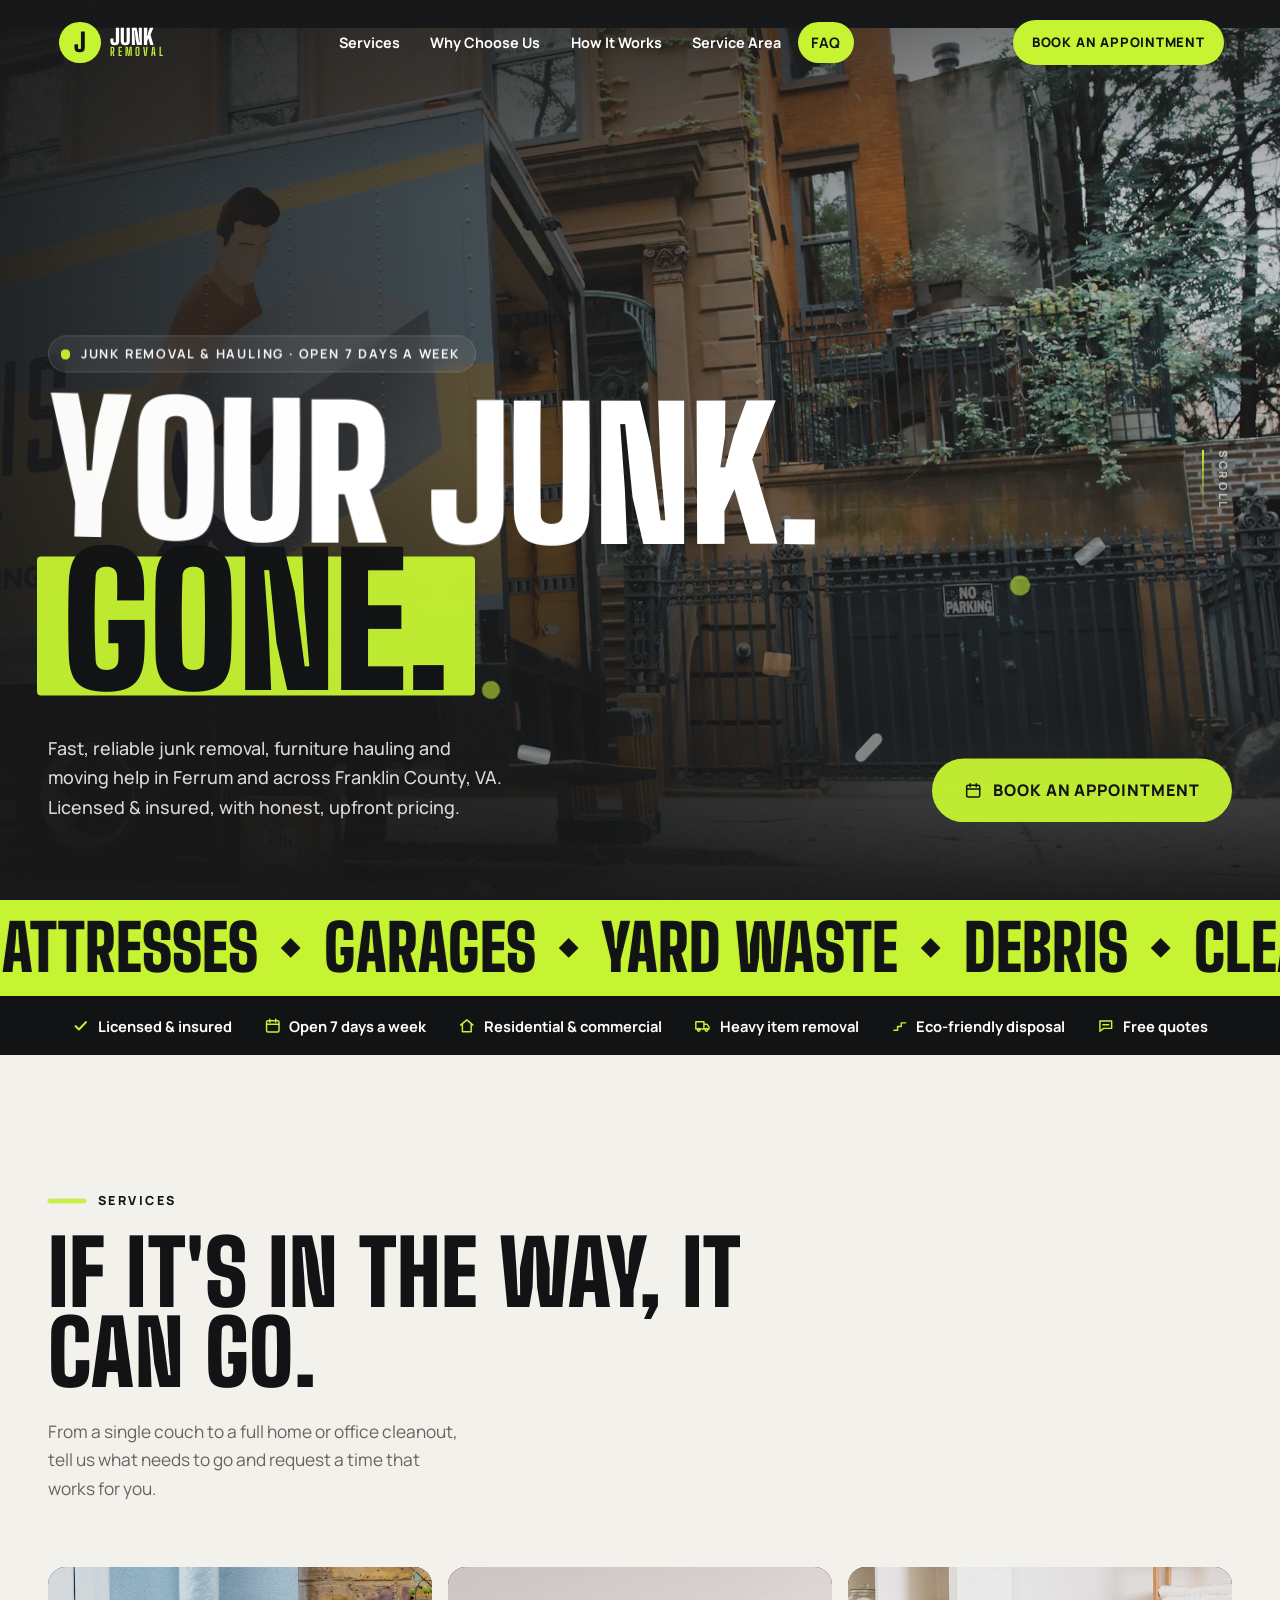
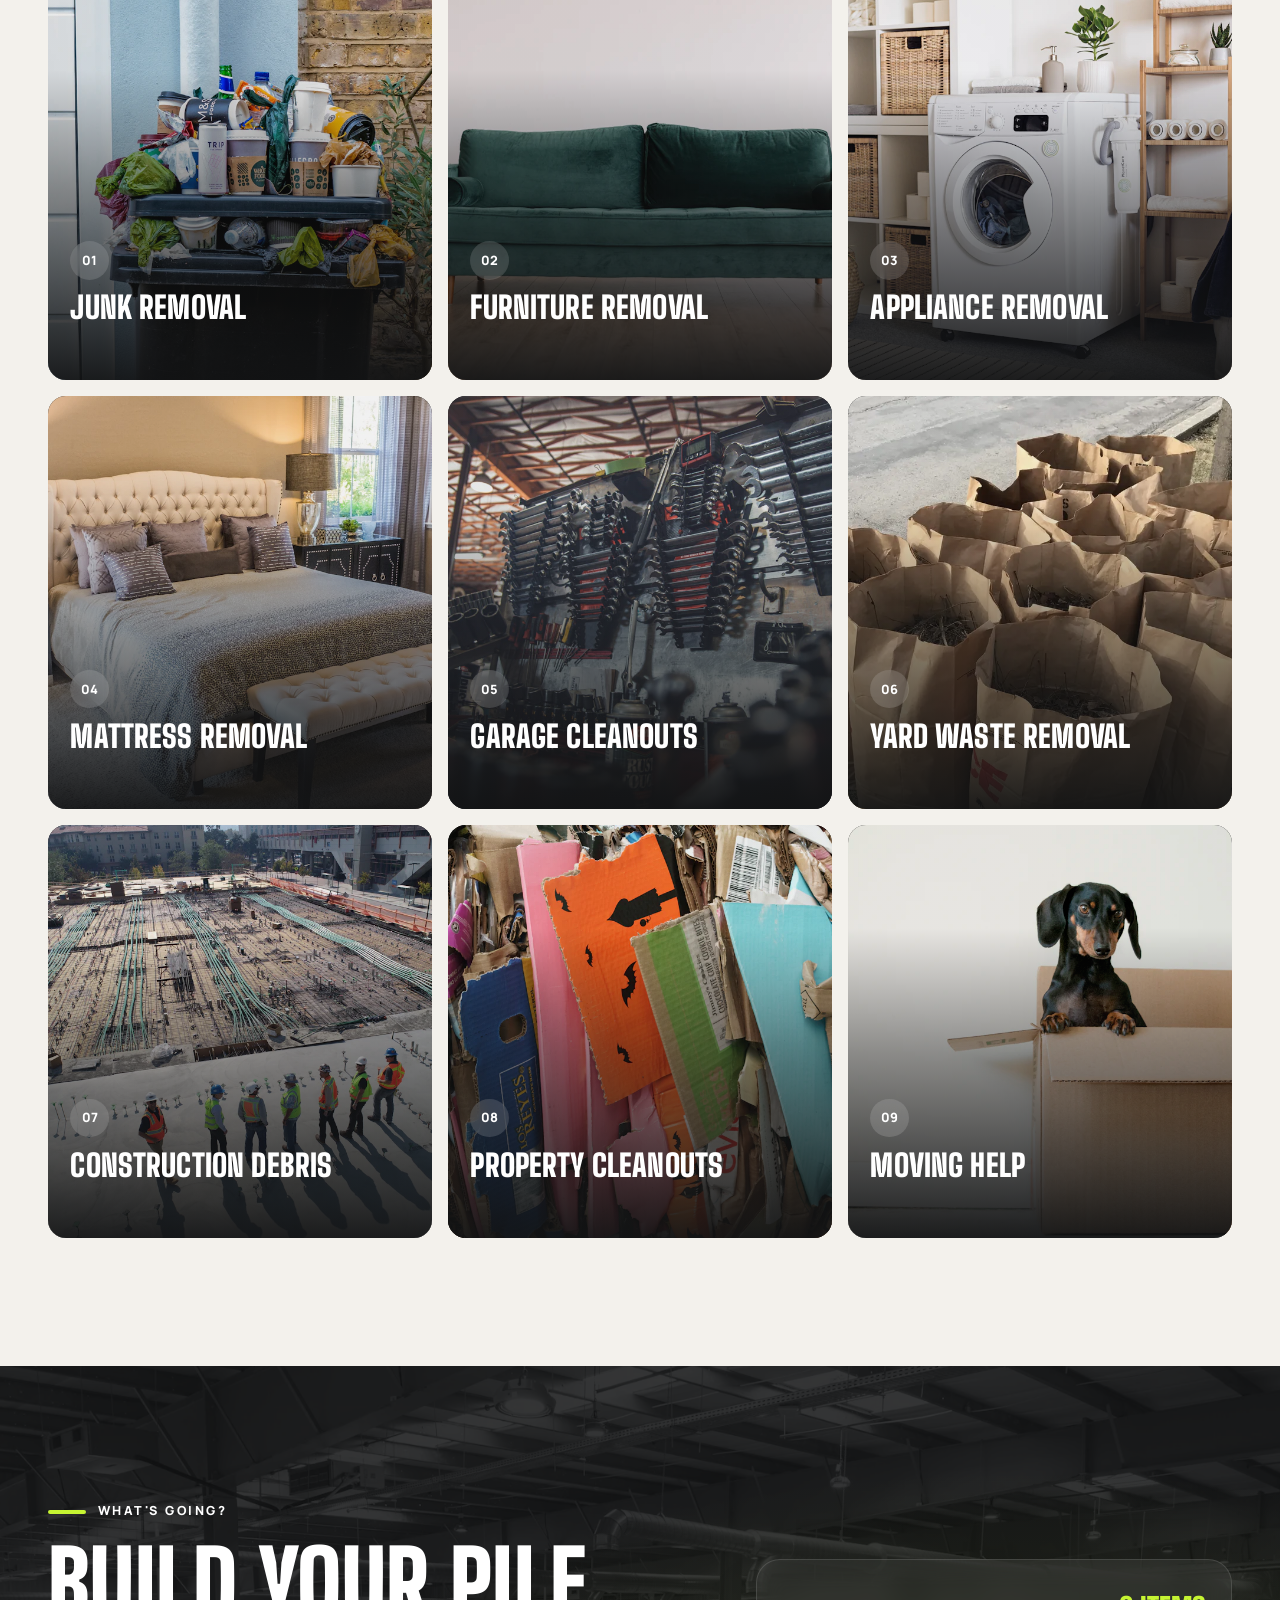
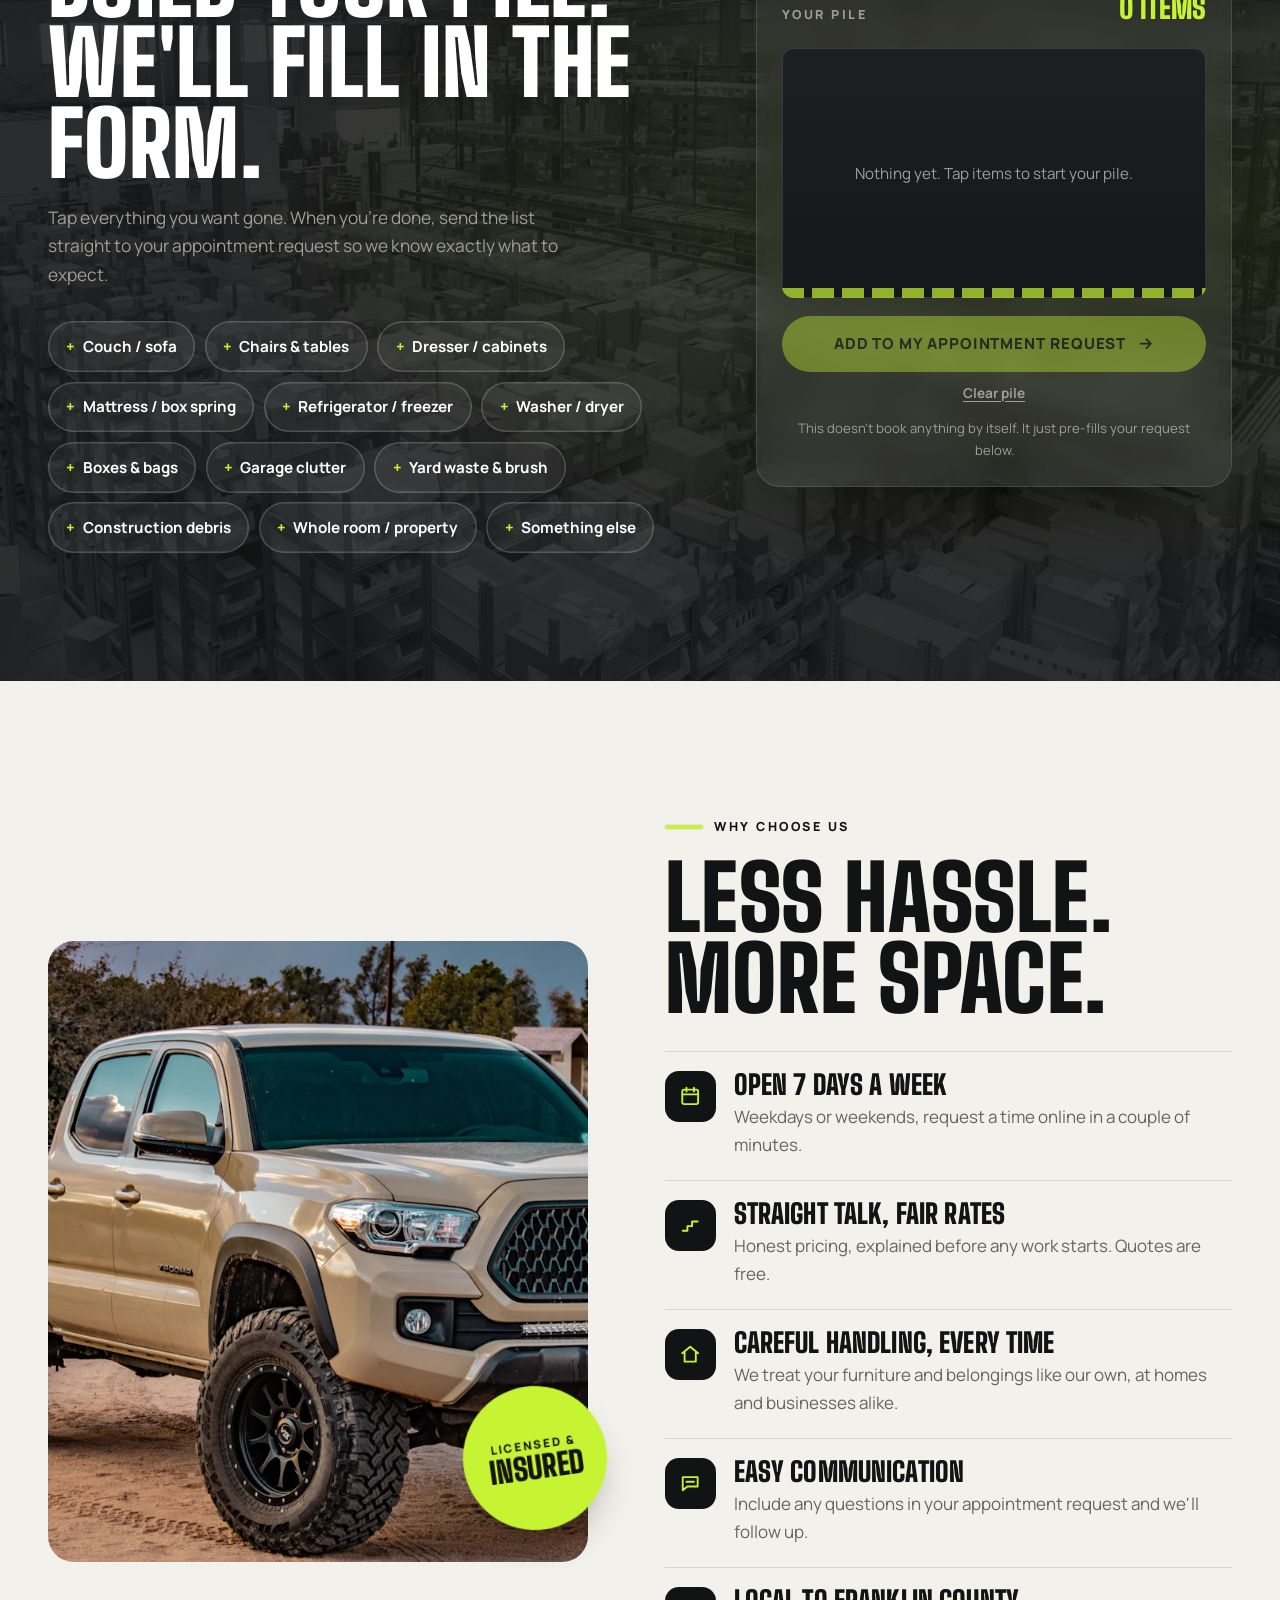
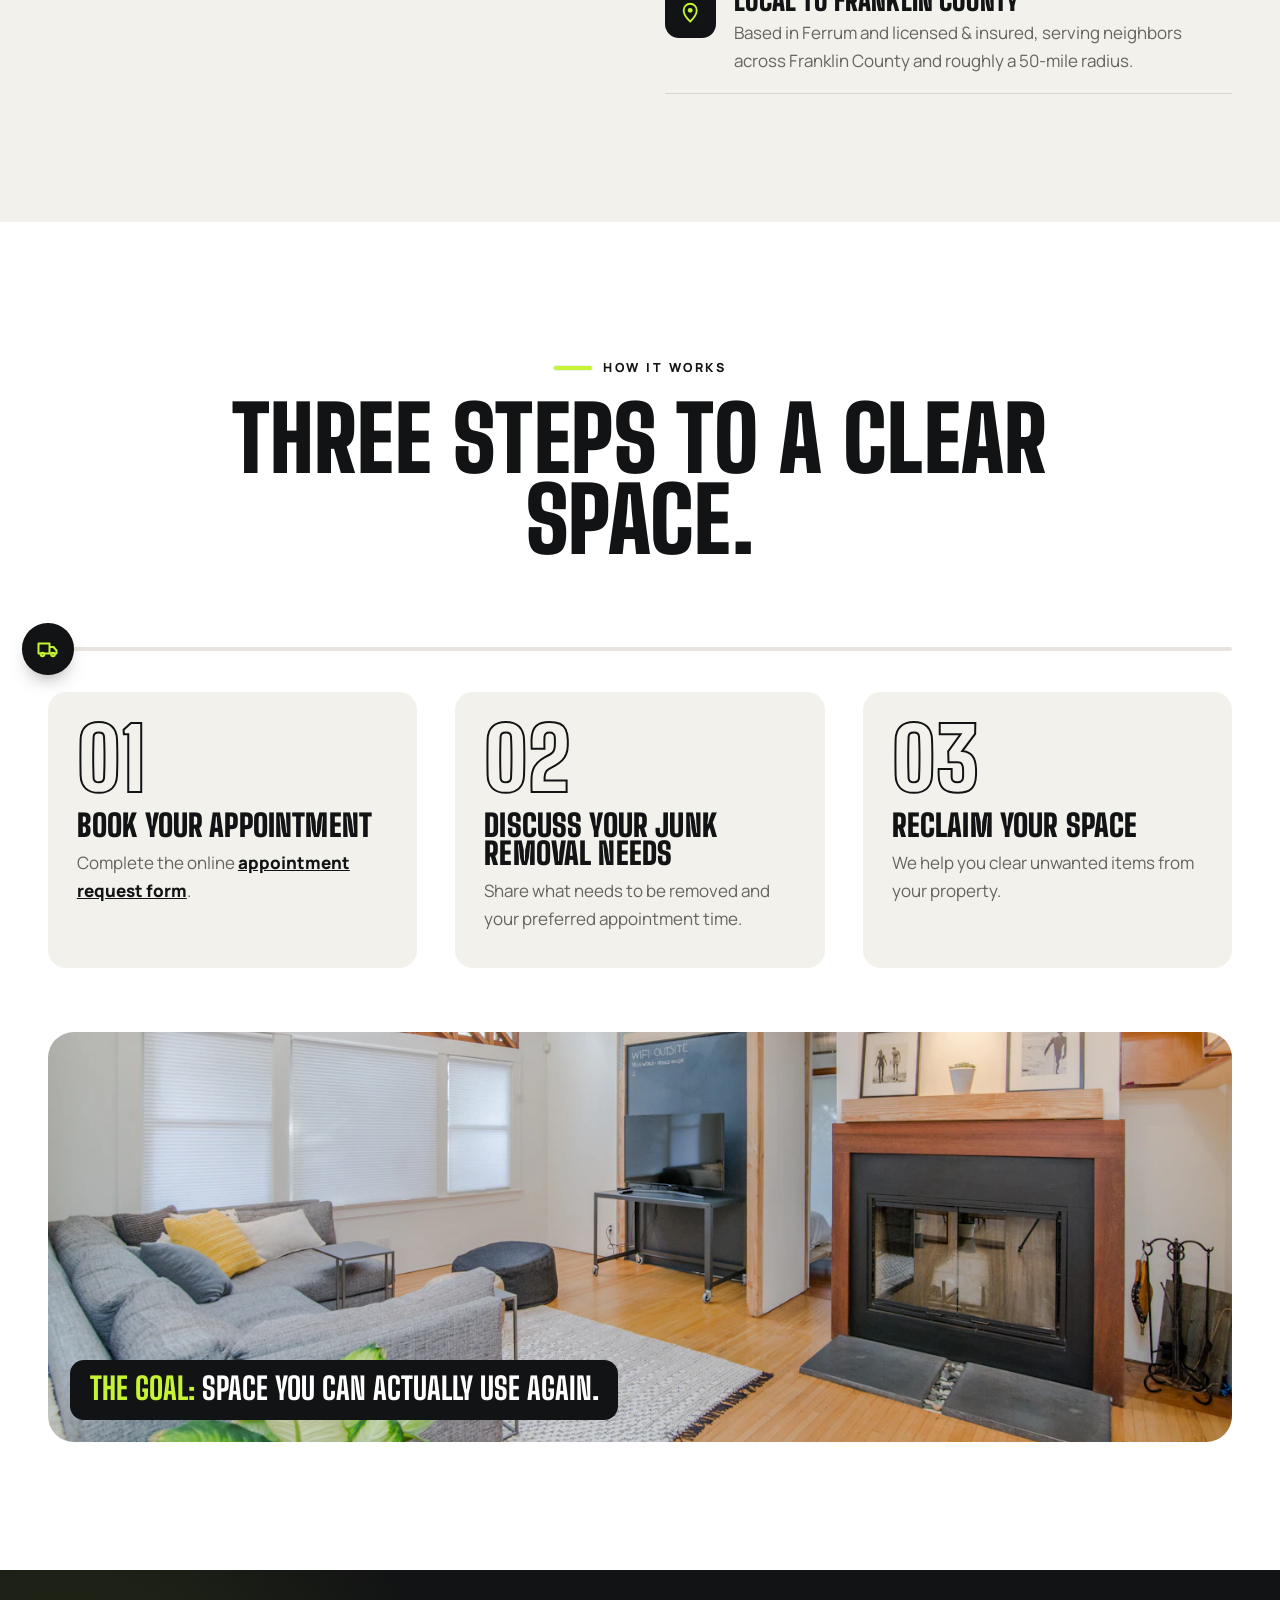
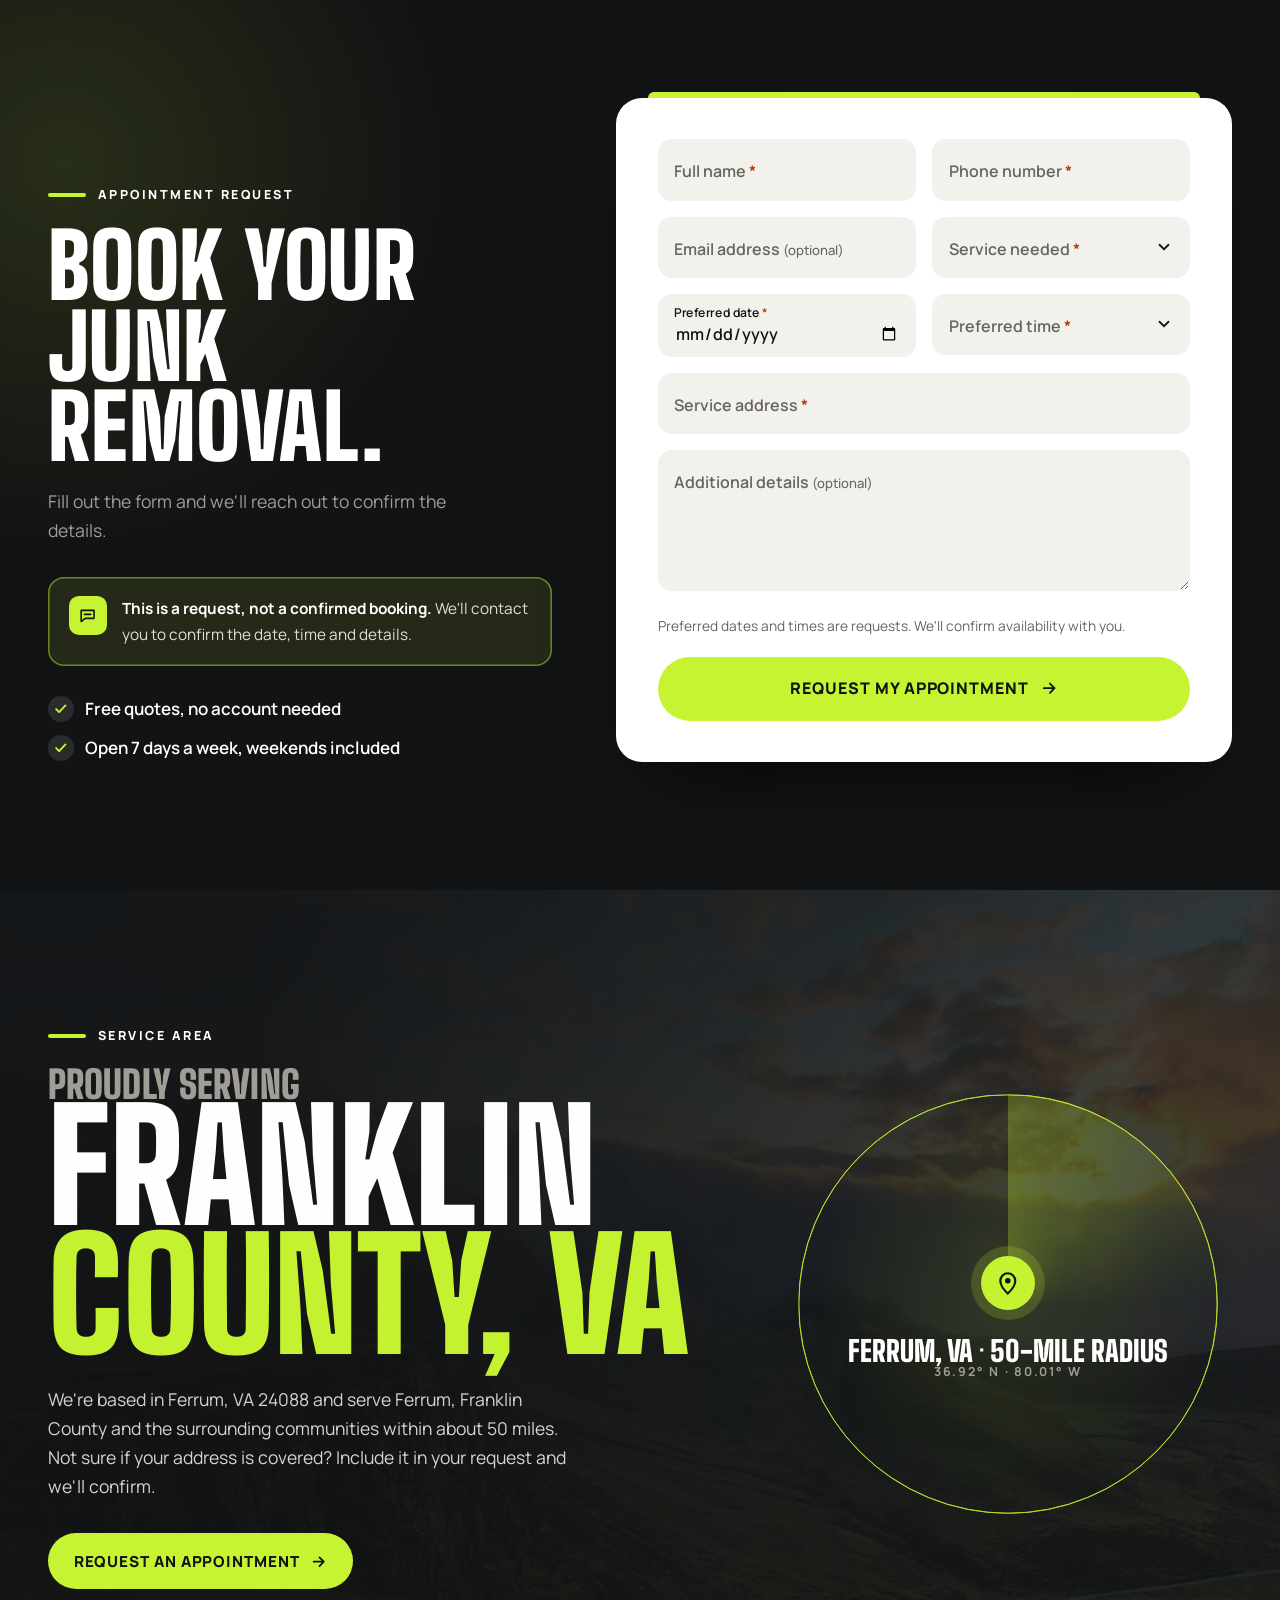
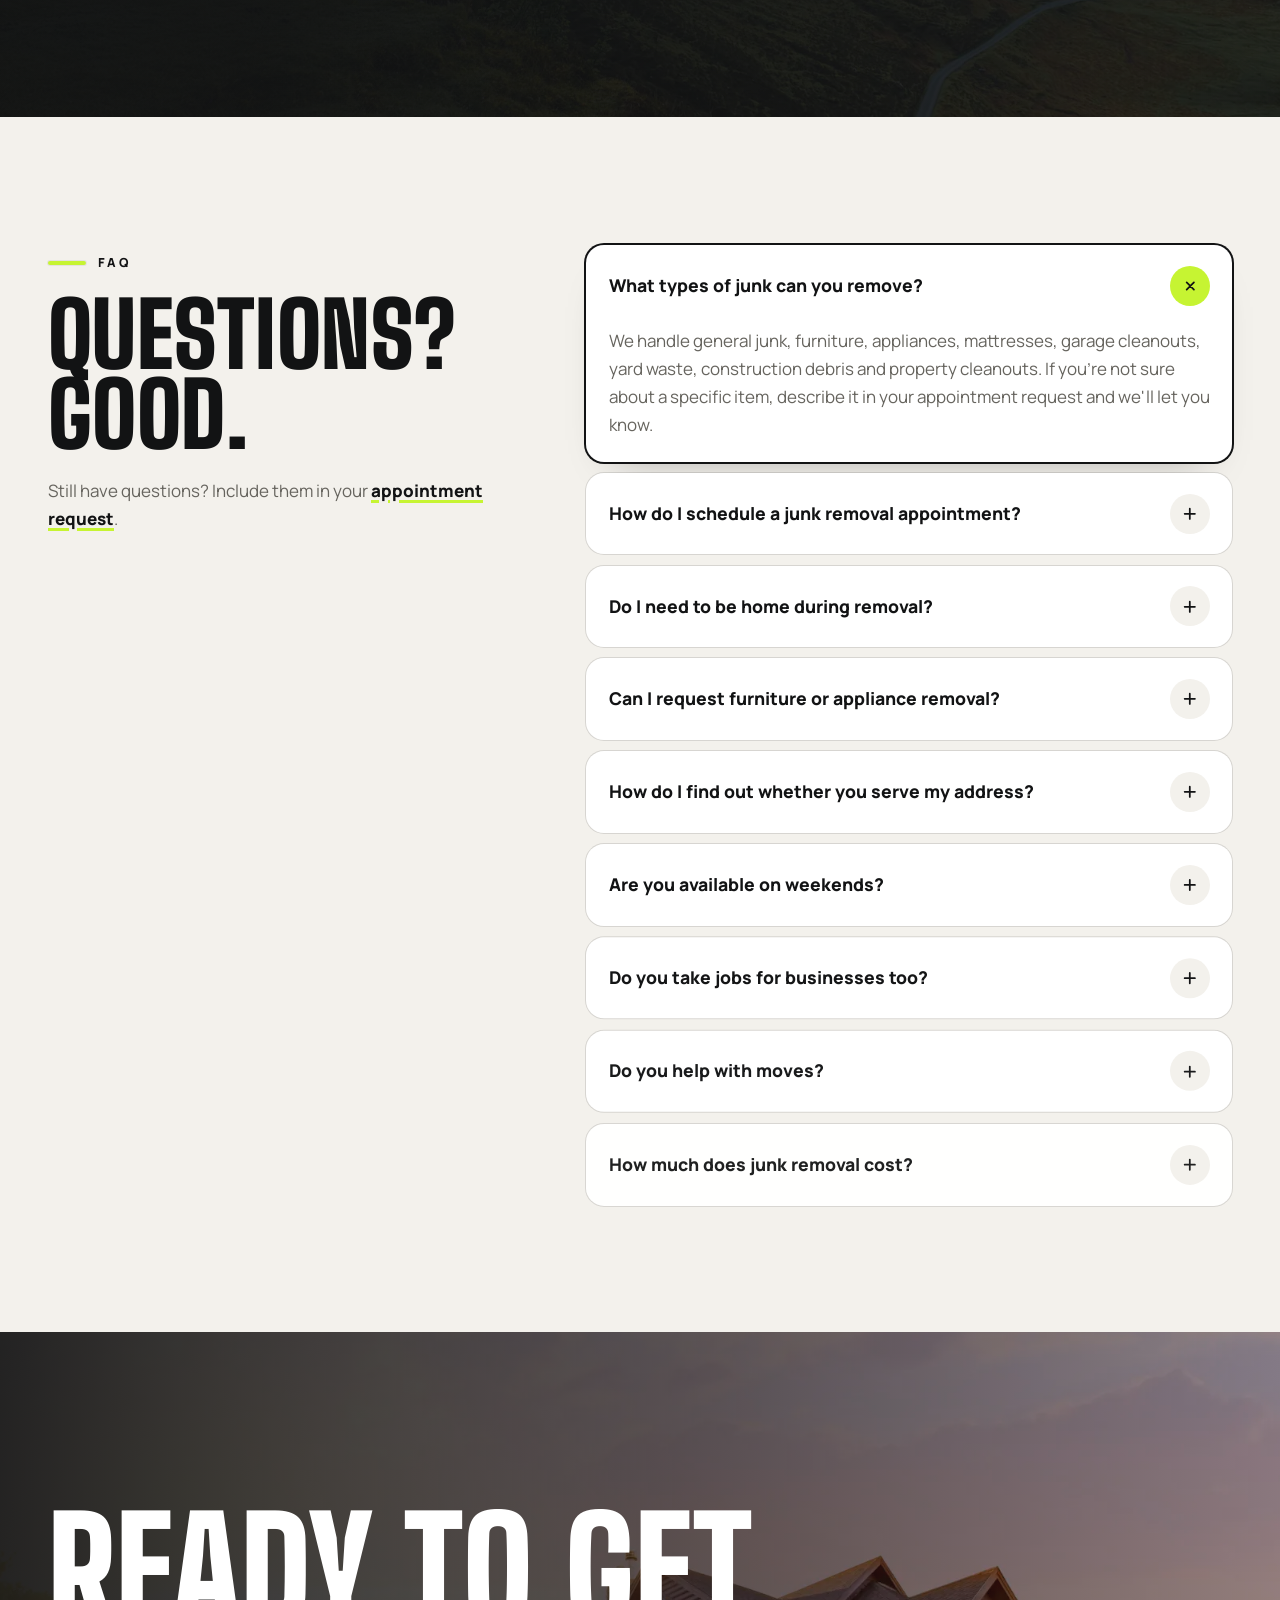
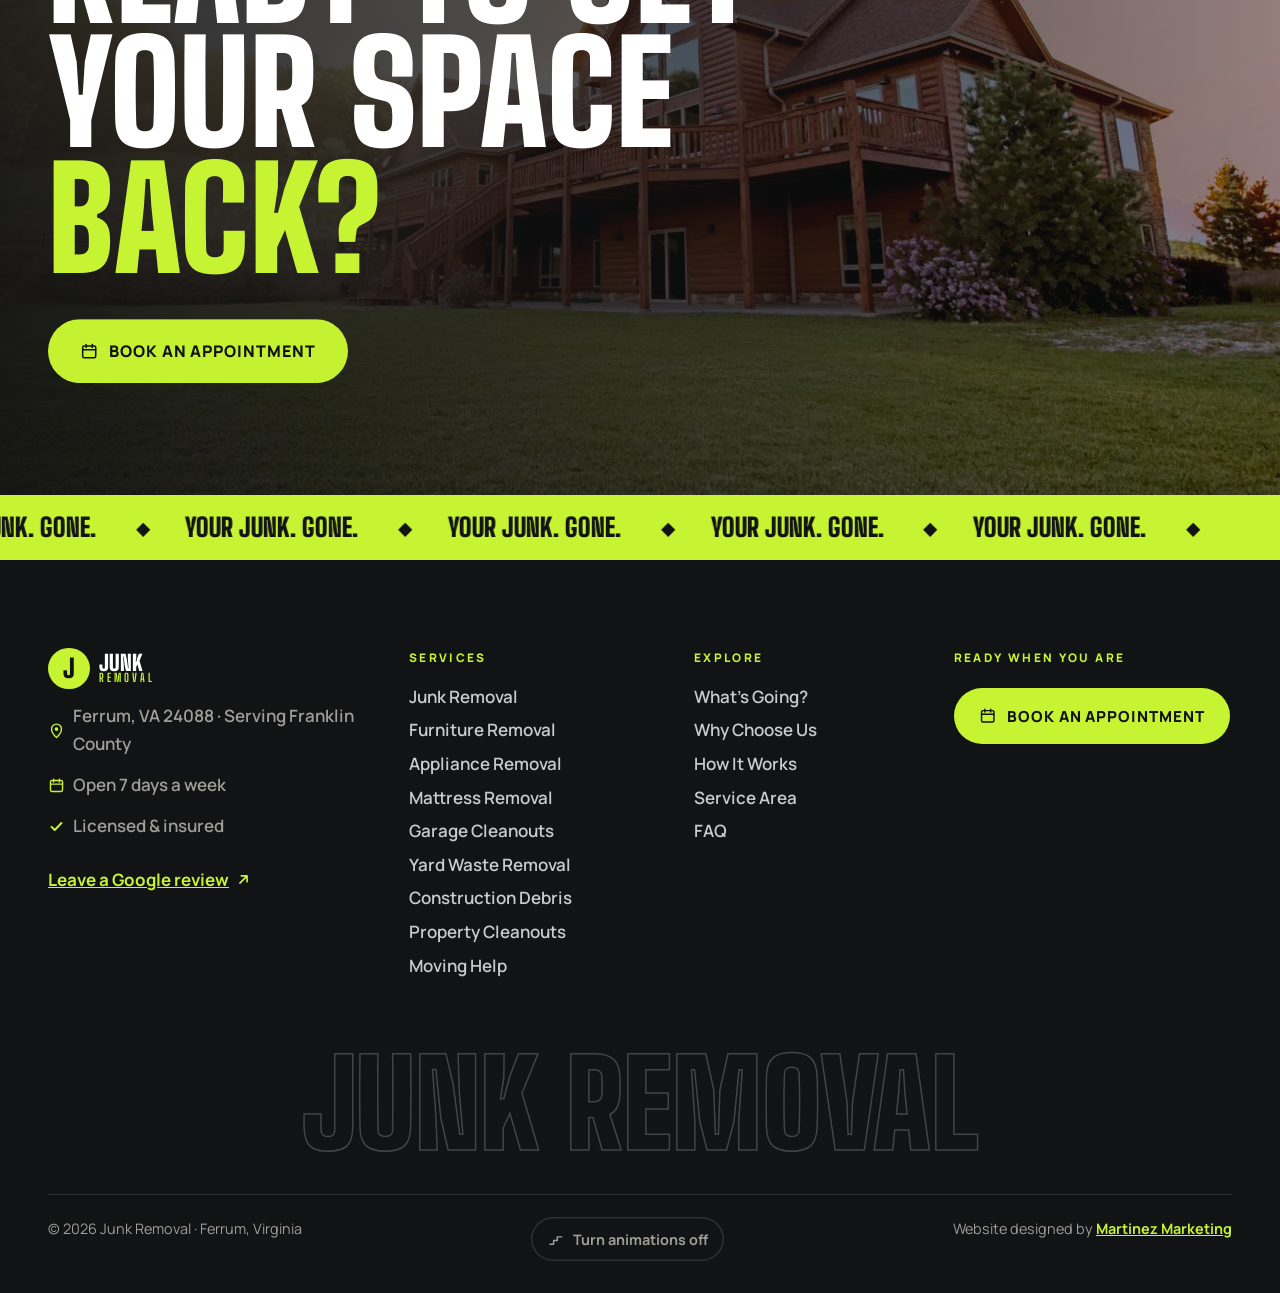
<file: index.html>
<!doctype html>
<html lang="en" class="no-js">
<head>
  <meta charset="utf-8">
  <meta name="viewport" content="width=device-width, initial-scale=1, viewport-fit=cover">
  <title>Junk Removal &amp; Hauling in Ferrum &amp; Franklin County, VA</title>
  <meta name="description" content="Junk Removal offers junk, furniture, appliance, mattress, garage, yard waste, construction debris, property cleanouts and moving help in Ferrum and Franklin County, Virginia. Licensed &amp; insured, open 7 days a week.">
  <meta name="theme-color" content="#121314">
  <link rel="icon" href="assets/favicon.svg" type="image/svg+xml">

  <meta property="og:type" content="website">
  <meta property="og:title" content="Junk Removal | Your Junk. Gone.">
  <meta property="og:description" content="Fast, reliable junk removal in Ferrum, VA. Reclaim your space without the hassle.">
  <meta property="og:image" content="assets/images/og-image.jpg">
  <meta name="twitter:card" content="summary_large_image">

  <script type="application/ld+json">
  {
    "@context": "https://schema.org",
    "@type": "LocalBusiness",
    "name": "Junk Removal",
    "description": "Junk removal, furniture hauling, appliance removal, mattress disposal, garage cleanouts, yard waste, construction debris, property cleanouts and moving help in Ferrum and Franklin County, Virginia.",
    "url": "https://jaysjunkremovalva.com",
    "image": "assets/images/og-image.jpg",
    "address": { "@type": "PostalAddress", "addressLocality": "Ferrum", "addressRegion": "VA", "postalCode": "24088", "addressCountry": "US" },
    "geo": { "@type": "GeoCoordinates", "latitude": 36.9264151, "longitude": -80.0206413 },
    "areaServed": [{ "@type": "AdministrativeArea", "name": "Franklin County, VA" }, { "@type": "Place", "name": "Ferrum, VA" }],
    "openingHoursSpecification": { "@type": "OpeningHoursSpecification", "dayOfWeek": ["Monday","Tuesday","Wednesday","Thursday","Friday","Saturday","Sunday"] }
  }
  </script>

  <link rel="preconnect" href="https://fonts.googleapis.com">
  <link rel="preconnect" href="https://fonts.gstatic.com" crossorigin>
  <link href="https://fonts.googleapis.com/css2?family=Big+Shoulders+Display:wght@700;800;900&family=Manrope:wght@400;500;600;700;800&display=swap" rel="stylesheet">
  <link rel="preload" as="image" href="assets/images/hero-pickup.webp">
  <link rel="stylesheet" href="style.css">
  <script>
    (function (d) {
      var c = d.documentElement;
      c.className = c.className.replace('no-js', 'js');
      var off = false; try { off = localStorage.getItem('jjr-motion') === 'off'; } catch (e) {}
      if (off || (window.matchMedia && matchMedia('(prefers-reduced-motion: reduce)').matches)) c.className += ' reduced';
    })(document);
  </script>
</head>
<body>
  <a class="skip" href="#main">Skip to content</a>

  <svg width="0" height="0" style="position:absolute" aria-hidden="true" focusable="false">
    <symbol id="i-arrow" viewBox="0 0 24 24"><path d="M5 12h13M13 6l6 6-6 6" fill="none" stroke="currentColor" stroke-width="2.4" stroke-linecap="round" stroke-linejoin="round"/></symbol>
    <symbol id="i-arrow-ne" viewBox="0 0 24 24"><path d="M7 17L17 7M9 7h8v8" fill="none" stroke="currentColor" stroke-width="2.4" stroke-linecap="round" stroke-linejoin="round"/></symbol>
    <symbol id="i-cal" viewBox="0 0 24 24"><g fill="none" stroke="currentColor" stroke-width="2" stroke-linecap="round" stroke-linejoin="round"><rect x="3.5" y="5" width="17" height="15.5" rx="2"/><path d="M3.5 10h17M8 3v4M16 3v4"/></g></symbol>
    <symbol id="i-plus" viewBox="0 0 24 24"><path d="M12 5v14M5 12h14" fill="none" stroke="currentColor" stroke-width="2.4" stroke-linecap="round"/></symbol>
    <symbol id="i-check" viewBox="0 0 24 24"><path d="M5 12.5l4.5 4.5L19 7" fill="none" stroke="currentColor" stroke-width="2.8" stroke-linecap="round" stroke-linejoin="round"/></symbol>
    <symbol id="i-truck" viewBox="0 0 24 24"><g fill="none" stroke="currentColor" stroke-width="2" stroke-linecap="round" stroke-linejoin="round"><path d="M2.5 6.5h11v10h-11zM13.5 10h4l3 3.5v3h-7"/><circle cx="6.5" cy="17.5" r="1.8"/><circle cx="17" cy="17.5" r="1.8"/></g></symbol>
    <symbol id="i-pin" viewBox="0 0 24 24"><path d="M12 22s7-6.2 7-12a7 7 0 0 0-14 0c0 5.8 7 12 7 12z" fill="none" stroke="currentColor" stroke-width="2"/><circle cx="12" cy="10" r="2.6" fill="currentColor"/></symbol>
    <symbol id="i-chat" viewBox="0 0 24 24"><path d="M4 5.5h16v10H9l-5 4z" fill="none" stroke="currentColor" stroke-width="2" stroke-linejoin="round"/><path d="M8 10.5h8" stroke="currentColor" stroke-width="2" stroke-linecap="round"/></symbol>
    <symbol id="i-home" viewBox="0 0 24 24"><path d="M3.5 11L12 4l8.5 7M6 9.5V20h12V9.5" fill="none" stroke="currentColor" stroke-width="2" stroke-linecap="round" stroke-linejoin="round"/></symbol>
    <symbol id="i-steps" viewBox="0 0 24 24"><path d="M4 18h5v-5h5V8h6" fill="none" stroke="currentColor" stroke-width="2" stroke-linecap="round" stroke-linejoin="round"/></symbol>
  </svg>

  <div class="progress" aria-hidden="true"><span></span></div>

  <!-- Header -->
  <header class="nav">
    <div class="nav__inner">
      <a href="#home" class="brand" aria-label="Junk Removal, back to top">
        <span class="brand__mark" aria-hidden="true">J</span>
        <span class="brand__text">Junk <b>Removal</b></span>
      </a>
      <nav class="nav__links" aria-label="Primary">
        <a href="#services">Services</a>
        <a href="#why">Why Choose Us</a>
        <a href="#how">How It Works</a>
        <a href="#area">Service Area</a>
        <a href="#faq">FAQ</a>
      </nav>
      <div class="nav__cta">
        <a href="#book" class="btn btn--lime btn--sm magnetic"><span>Book an Appointment</span></a>
        <button class="burger" aria-expanded="false" aria-controls="mobile-menu" aria-label="Open menu"><span></span><span></span></button>
      </div>
    </div>
  </header>

  <div class="mmenu" id="mobile-menu" hidden>
    <nav aria-label="Mobile">
      <a href="#services">Services</a>
      <a href="#load">What's Going?</a>
      <a href="#why">Why Choose Us</a>
      <a href="#how">How It Works</a>
      <a href="#book">Book</a>
      <a href="#area">Service Area</a>
      <a href="#faq">FAQ</a>
    </nav>
    <div class="mmenu__foot">
      <a href="#book" class="btn btn--lime"><svg><use href="#i-cal"/></svg><span>Book an Appointment</span></a>
      <button type="button" class="motion-toggle"><svg><use href="#i-steps"/></svg><span>Turn animations off</span></button>
    </div>
  </div>

  <button type="button" class="totop" aria-label="Back to top"><svg><use href="#i-arrow"/></svg></button>

  <!-- Sticky mobile CTA -->
  <div class="mbar" aria-label="Quick actions">
    <a href="#book" class="mbar__book"><svg><use href="#i-cal"/></svg><span>Book an Appointment</span></a>
  </div>

  <main id="main">

    <!-- HERO -->
    <section class="hero" id="home" aria-labelledby="hero-title">
      <div class="hero__media">
        <img src="assets/images/hero-pickup.webp" alt="A worker carrying a box out to a box truck parked at the curb" width="2200" height="1400" fetchpriority="high">
      </div>
      <div class="hero__shade"></div>
      <div class="hero__grain" aria-hidden="true"></div>
      <div class="hero__bits" aria-hidden="true"><i class="b1"></i><i class="b2"></i><i class="b3"></i><i class="b4"></i><i class="b1"></i><i class="b2"></i><i class="b3"></i><i class="b4"></i><i class="b1"></i><i class="b3"></i></div>

      <div class="hero__content wrap">
        <p class="hero__tag"><span class="pulse"></span>Junk removal &amp; hauling · Open 7 days a week</p>
        <h1 class="hero__title" id="hero-title" aria-label="Your junk. Gone.">
          <span class="hline hline--1" aria-hidden="true"><span class="ch">Y</span><span class="ch">o</span><span class="ch">u</span><span class="ch">r</span><span class="sp"> </span><span class="ch">j</span><span class="ch">u</span><span class="ch">n</span><span class="ch">k</span><span class="ch">.</span></span>
          <span class="hline hline--2" aria-hidden="true"><span class="gone"><span class="gone__txt">Gone.</span><span class="gone__bar"></span></span></span>
        </h1>
        <div class="hero__bottom">
          <p class="hero__lead">Fast, reliable junk removal, furniture hauling and moving help in Ferrum and across Franklin County, VA. Licensed &amp; insured, with honest, upfront pricing.</p>
          <div class="hero__actions">
            <a href="#book" class="btn btn--lime btn--lg magnetic"><svg><use href="#i-cal"/></svg><span>Book an Appointment</span></a>
          </div>
        </div>
      </div>
      <div class="hero__scroll" aria-hidden="true"><span>Scroll</span><i></i></div>
    </section>

    <!-- MARQUEE -->
    <div class="marquee" aria-hidden="true">
      <div class="marquee__track">
        <span>Junk</span><i></i><span>Furniture</span><i></i><span>Appliances</span><i></i><span>Mattresses</span><i></i><span>Garages</span><i></i><span>Yard Waste</span><i></i><span>Debris</span><i></i><span>Cleanouts</span><i></i>
        <span>Junk</span><i></i><span>Furniture</span><i></i><span>Appliances</span><i></i><span>Mattresses</span><i></i><span>Garages</span><i></i><span>Yard Waste</span><i></i><span>Debris</span><i></i><span>Cleanouts</span><i></i>
      </div>
    </div>

    <!-- TRUST STRIP -->
    <ul class="trust" aria-label="Why customers choose us">
      <li><svg><use href="#i-check"/></svg>Licensed &amp; insured</li>
      <li><svg><use href="#i-cal"/></svg>Open 7 days a week</li>
      <li><svg><use href="#i-home"/></svg>Residential &amp; commercial</li>
      <li><svg><use href="#i-truck"/></svg>Heavy item removal</li>
      <li><svg><use href="#i-steps"/></svg>Eco-friendly disposal</li>
      <li><svg><use href="#i-chat"/></svg>Free quotes</li>
    </ul>

    <!-- SERVICES -->
    <section class="services section" id="services" aria-labelledby="services-title">
      <div class="wrap">
        <div class="shead shead--split">
          <div>
            <p class="eyebrow"><span class="eyebrow__line"></span>Services</p>
            <h2 class="h2 split" id="services-title">If it's in the way, it can go.</h2>
          </div>
          <p class="shead__lead">From a single couch to a full home or office cleanout, tell us what needs to go and request a time that works for you.</p>
        </div>

        <div class="cards">
          <article class="card">
            <div class="card__img"><img src="assets/images/svc-junk.webp" alt="An outdoor trash bin overflowing with cups, bottles and bags" width="1000" height="700" loading="lazy"></div>
            <div class="card__body">
              <span class="card__n">01</span>
              <h3>Junk Removal</h3>
              <p>General household junk, bags, boxes and clutter, hauled away.</p>
              <a href="#book" class="card__link" data-service="Junk Removal">Book this <svg><use href="#i-arrow-ne"/></svg></a>
            </div>
          </article>
          <article class="card">
            <div class="card__img"><img src="assets/images/svc-furniture.webp" alt="A green fabric sofa sitting in an empty room" width="1000" height="700" loading="lazy"></div>
            <div class="card__body">
              <span class="card__n">02</span>
              <h3>Furniture Removal</h3>
              <p>Couches, chairs, tables, dressers and other furniture you're done with.</p>
              <a href="#book" class="card__link" data-service="Furniture Removal">Book this <svg><use href="#i-arrow-ne"/></svg></a>
            </div>
          </article>
          <article class="card">
            <div class="card__img"><img src="assets/images/svc-appliance.webp" alt="A white front-loading washing machine in a laundry room" width="1000" height="700" loading="lazy"></div>
            <div class="card__body">
              <span class="card__n">03</span>
              <h3>Appliance Removal</h3>
              <p>Old refrigerators, washers, dryers and other bulky appliances.</p>
              <a href="#book" class="card__link" data-service="Appliance Removal">Book this <svg><use href="#i-arrow-ne"/></svg></a>
            </div>
          </article>
          <article class="card">
            <div class="card__img"><img src="assets/images/svc-mattress.webp" alt="A bedroom with a full-size mattress and bed frame" width="1000" height="700" loading="lazy"></div>
            <div class="card__body">
              <span class="card__n">04</span>
              <h3>Mattress Removal</h3>
              <p>Mattresses and box springs carried out and taken off your hands.</p>
              <a href="#book" class="card__link" data-service="Mattress Removal">Book this <svg><use href="#i-arrow-ne"/></svg></a>
            </div>
          </article>
          <article class="card">
            <div class="card__img"><img src="assets/images/svc-garage.webp" alt="A crowded workshop wall packed with tools and equipment" width="1000" height="700" loading="lazy"></div>
            <div class="card__body">
              <span class="card__n">05</span>
              <h3>Garage Cleanouts</h3>
              <p>Clear out years of stored stuff and get your garage back.</p>
              <a href="#book" class="card__link" data-service="Garage Cleanout">Book this <svg><use href="#i-arrow-ne"/></svg></a>
            </div>
          </article>
          <article class="card">
            <div class="card__img"><img src="assets/images/svc-yard.webp" alt="Paper yard waste bags full of leaves lined up at the curb" width="1000" height="700" loading="lazy"></div>
            <div class="card__body">
              <span class="card__n">06</span>
              <h3>Yard Waste Removal</h3>
              <p>Branches, brush, leaves and outdoor debris cleared from your property.</p>
              <a href="#book" class="card__link" data-service="Yard Waste Removal">Book this <svg><use href="#i-arrow-ne"/></svg></a>
            </div>
          </article>
          <article class="card">
            <div class="card__img"><img src="assets/images/svc-debris.webp" alt="Construction workers standing on a large building site" width="1000" height="700" loading="lazy"></div>
            <div class="card__body">
              <span class="card__n">07</span>
              <h3>Construction Debris</h3>
              <p>Scrap wood, drywall and leftover materials from projects and renovations.</p>
              <a href="#book" class="card__link" data-service="Construction Debris Removal">Book this <svg><use href="#i-arrow-ne"/></svg></a>
            </div>
          </article>
          <article class="card">
            <div class="card__img"><img src="assets/images/svc-property.webp" alt="A big pile of flattened cardboard boxes and packaging" width="1000" height="700" loading="lazy"></div>
            <div class="card__body">
              <span class="card__n">08</span>
              <h3>Property Cleanouts</h3>
              <p>Homes, rentals, basements and attics cleared out room by room.</p>
              <a href="#book" class="card__link" data-service="Property Cleanout">Book this <svg><use href="#i-arrow-ne"/></svg></a>
            </div>
          </article>
          <article class="card">
            <div class="card__img"><img src="assets/images/svc-moving.webp" alt="A small dog peeking out of a cardboard moving box" width="1000" height="700" loading="lazy"></div>
            <div class="card__body">
              <span class="card__n">09</span>
              <h3>Moving Help</h3>
              <p>Furniture, boxes and household items hauled and transported for local moves.</p>
              <a href="#book" class="card__link" data-service="Moving Help">Book this <svg><use href="#i-arrow-ne"/></svg></a>
            </div>
          </article>
        </div>
      </div>
    </section>

    <!-- LOAD BUILDER -->
    <section class="load section" id="load" aria-labelledby="load-title">
      <div class="load__bg" aria-hidden="true"><img src="assets/images/load-storage.webp" alt="" width="1600" height="1100" loading="lazy"></div>
      <div class="wrap load__grid">
        <div class="load__copy">
          <p class="eyebrow"><span class="eyebrow__line"></span>What's going?</p>
          <h2 class="h2 split" id="load-title">Build your pile. We'll fill in the form.</h2>
          <p class="load__lead">Tap everything you want gone. When you're done, send the list straight to your appointment request so we know exactly what to expect.</p>
          <div class="chips" role="group" aria-label="Items to remove">
            <button type="button" class="chip" aria-pressed="false" data-item="Couch / sofa" data-svc="Furniture Removal">Couch / sofa</button>
            <button type="button" class="chip" aria-pressed="false" data-item="Chairs &amp; tables" data-svc="Furniture Removal">Chairs &amp; tables</button>
            <button type="button" class="chip" aria-pressed="false" data-item="Dresser / cabinets" data-svc="Furniture Removal">Dresser / cabinets</button>
            <button type="button" class="chip" aria-pressed="false" data-item="Mattress / box spring" data-svc="Mattress Removal">Mattress / box spring</button>
            <button type="button" class="chip" aria-pressed="false" data-item="Refrigerator / freezer" data-svc="Appliance Removal">Refrigerator / freezer</button>
            <button type="button" class="chip" aria-pressed="false" data-item="Washer / dryer" data-svc="Appliance Removal">Washer / dryer</button>
            <button type="button" class="chip" aria-pressed="false" data-item="Boxes &amp; bags" data-svc="Junk Removal">Boxes &amp; bags</button>
            <button type="button" class="chip" aria-pressed="false" data-item="Garage clutter" data-svc="Garage Cleanout">Garage clutter</button>
            <button type="button" class="chip" aria-pressed="false" data-item="Yard waste &amp; brush" data-svc="Yard Waste Removal">Yard waste &amp; brush</button>
            <button type="button" class="chip" aria-pressed="false" data-item="Construction debris" data-svc="Construction Debris Removal">Construction debris</button>
            <button type="button" class="chip" aria-pressed="false" data-item="Whole room / property" data-svc="Property Cleanout">Whole room / property</button>
            <button type="button" class="chip" aria-pressed="false" data-item="Something else" data-svc="Other / Not Sure">Something else</button>
          </div>
        </div>

        <div class="pile">
          <div class="pile__head">
            <span>Your pile</span>
            <b class="pile__count" aria-live="polite">0 items</b>
          </div>
          <div class="pile__bed" aria-hidden="true">
            <div class="pile__stack"></div>
            <p class="pile__empty">Nothing yet. Tap items to start your pile.</p>
          </div>
          <div class="pile__actions">
            <button type="button" class="btn btn--lime btn--block pile__send" disabled><span>Add to my appointment request</span><svg><use href="#i-arrow"/></svg></button>
            <button type="button" class="pile__clear">Clear pile</button>
          </div>
          <p class="pile__note">This doesn't book anything by itself. It just pre-fills your request below.</p>
        </div>
      </div>
    </section>

    <!-- WHY -->
    <section class="why section" id="why" aria-labelledby="why-title">
      <div class="wrap why__grid">
        <div class="why__media">
          <figure class="why__img"><img src="assets/images/why-hauling.webp" alt="A tan pickup truck parked on a dirt lot, ready to haul" width="1200" height="900" loading="lazy"></figure>
          <div class="why__badge" aria-hidden="true"><span>Licensed &amp;</span><b>Insured</b></div>
        </div>
        <div class="why__copy">
          <p class="eyebrow"><span class="eyebrow__line"></span>Why choose us</p>
          <h2 class="h2 split" id="why-title">Less hassle. More space.</h2>
          <ul class="reasons">
            <li class="reason"><span class="reason__ico"><svg><use href="#i-cal"/></svg></span><div><h3>Open 7 days a week</h3><p>Weekdays or weekends, request a time online in a couple of minutes.</p></div></li>
            <li class="reason"><span class="reason__ico"><svg><use href="#i-steps"/></svg></span><div><h3>Straight talk, fair rates</h3><p>Honest pricing, explained before any work starts. Quotes are free.</p></div></li>
            <li class="reason"><span class="reason__ico"><svg><use href="#i-home"/></svg></span><div><h3>Careful handling, every time</h3><p>We treat your furniture and belongings like our own, at homes and businesses alike.</p></div></li>
            <li class="reason"><span class="reason__ico"><svg><use href="#i-chat"/></svg></span><div><h3>Easy communication</h3><p>Include any questions in your appointment request and we'll follow up.</p></div></li>
            <li class="reason"><span class="reason__ico"><svg><use href="#i-pin"/></svg></span><div><h3>Local to Franklin County</h3><p>Based in Ferrum and licensed &amp; insured, serving neighbors across Franklin County and roughly a 50-mile radius.</p></div></li>
          </ul>
        </div>
      </div>
    </section>

    <!-- HOW IT WORKS -->
    <section class="how section" id="how" aria-labelledby="how-title">
      <div class="wrap">
        <div class="shead shead--center">
          <p class="eyebrow"><span class="eyebrow__line"></span>How it works</p>
          <h2 class="h2 split" id="how-title">Three steps to a clear space.</h2>
        </div>
        <div class="steps">
          <div class="steps__track" aria-hidden="true"><span class="steps__fill"></span><span class="steps__truck"><svg><use href="#i-truck"/></svg></span></div>
          <article class="step">
            <span class="step__n">01</span>
            <h3>Book your appointment</h3>
            <p>Complete the online <a href="#book">appointment request form</a>.</p>
          </article>
          <article class="step">
            <span class="step__n">02</span>
            <h3>Discuss your junk removal needs</h3>
            <p>Share what needs to be removed and your preferred appointment time.</p>
          </article>
          <article class="step">
            <span class="step__n">03</span>
            <h3>Reclaim your space</h3>
            <p>We help you clear unwanted items from your property.</p>
          </article>
        </div>
        <figure class="how__band" aria-hidden="true">
          <img src="assets/images/step-empty.webp" alt="" width="1400" height="800" loading="lazy">
          <figcaption><span>The goal:</span> space you can actually use again.</figcaption>
        </figure>
      </div>
    </section>

    <!-- BOOKING -->
    <section class="book section" id="book" aria-labelledby="book-title">
      <div class="wrap book__grid">
        <div class="book__info">
          <p class="eyebrow"><span class="eyebrow__line"></span>Appointment request</p>
          <h2 class="h2 split" id="book-title">Book your junk removal.</h2>
          <p class="book__lead">Fill out the form and we'll reach out to confirm the details.</p>
          <div class="notice">
            <span class="notice__ico"><svg><use href="#i-chat"/></svg></span>
            <p><b>This is a request, not a confirmed booking.</b> We'll contact you to confirm the date, time and details.</p>
          </div>
          <ul class="book__points">
            <li><svg><use href="#i-check"/></svg>Free quotes, no account needed</li>
            <li><svg><use href="#i-check"/></svg>Open 7 days a week, weekends included</li>
          </ul>
        </div>

        <div class="formcard">
          <form class="bform" name="appointment" method="POST" action="/thank-you.html" data-netlify="true" netlify-honeypot="bot-field" novalidate>
            <input type="hidden" name="form-name" value="appointment">
            <p class="hp" aria-hidden="true"><label>Leave this field empty <input name="bot-field" tabindex="-1" autocomplete="off"></label></p>

            <div class="frow">
              <div class="field"><input id="f-name" name="name" type="text" autocomplete="name" placeholder=" " required><label for="f-name">Full name <em>*</em></label><span class="field__err" id="f-name-err"></span></div>
              <div class="field"><input id="f-phone" name="phone" type="tel" inputmode="tel" autocomplete="tel" placeholder=" " required><label for="f-phone">Phone number <em>*</em></label><span class="field__err" id="f-phone-err"></span></div>
            </div>
            <div class="frow">
              <div class="field"><input id="f-email" name="email" type="email" inputmode="email" autocomplete="email" placeholder=" "><label for="f-email">Email address <small>(optional)</small></label><span class="field__err" id="f-email-err"></span></div>
              <div class="field field--select">
                <select id="f-service" name="service" required>
                  <option value="" disabled selected></option>
                  <option>Junk Removal</option>
                  <option>Furniture Removal</option>
                  <option>Appliance Removal</option>
                  <option>Mattress Removal</option>
                  <option>Garage Cleanout</option>
                  <option>Yard Waste Removal</option>
                  <option>Construction Debris Removal</option>
                  <option>Property Cleanout</option>
                  <option>Moving Help</option>
                  <option>Other / Not Sure</option>
                </select>
                <label for="f-service">Service needed <em>*</em></label><span class="field__err" id="f-service-err"></span>
              </div>
            </div>
            <div class="frow">
              <div class="field field--date"><input id="f-date" name="preferred-date" type="date" required><label for="f-date">Preferred date <em>*</em></label><span class="field__err" id="f-date-err"></span></div>
              <div class="field field--select">
                <select id="f-time" name="preferred-time" required>
                  <option value="" disabled selected></option>
                  <option>Morning</option>
                  <option>Midday</option>
                  <option>Afternoon</option>
                  <option>Evening</option>
                  <option>Flexible / any time</option>
                </select>
                <label for="f-time">Preferred time <em>*</em></label><span class="field__err" id="f-time-err"></span>
              </div>
            </div>
            <div class="field"><input id="f-address" name="address" type="text" autocomplete="street-address" placeholder=" " required><label for="f-address">Service address <em>*</em></label><span class="field__err" id="f-address-err"></span></div>
            <div class="field"><textarea id="f-details" name="details" rows="4" placeholder=" "></textarea><label for="f-details">Additional details <small>(optional)</small></label></div>
            <p class="bform__hint">Preferred dates and times are requests. We'll confirm availability with you.</p>

            <button type="submit" class="btn btn--lime btn--lg btn--block bform__submit"><span class="bform__label">Request my appointment</span><svg><use href="#i-arrow"/></svg></button>
            <div class="bform__error" role="alert" hidden></div>
          </form>

          <div class="bsuccess" hidden tabindex="-1">
            <span class="bsuccess__ico"><svg><use href="#i-check"/></svg></span>
            <h3>Request received.</h3>
            <p>Thanks! We received your appointment request. <b>It isn't confirmed yet.</b> We'll contact you to confirm the date, time and details.</p>
            <button type="button" class="btn btn--line btn--sm bsuccess__again"><span>Send another request</span></button>
          </div>
        </div>
      </div>
    </section>

    <!-- SERVICE AREA -->
    <section class="area section" id="area" aria-labelledby="area-title">
      <div class="area__bg" aria-hidden="true"><img src="assets/images/area-ridge.webp" alt="" width="2000" height="1300" loading="lazy"></div>
      <div class="wrap area__grid">
        <div class="area__copy">
          <p class="eyebrow"><span class="eyebrow__line"></span>Service area</p>
          <h2 class="area__title" id="area-title"><span class="area__l">Proudly serving</span><span class="area__l area__l--big">Franklin</span><span class="area__l area__l--big area__l--lime">County, VA</span></h2>
          <p class="area__text">We're based in Ferrum, VA 24088 and serve Ferrum, Franklin County and the surrounding communities within about 50 miles. Not sure if your address is covered? Include it in your request and we'll confirm.</p>
          <div class="area__actions">
            <a href="#book" class="btn btn--lime magnetic"><span>Request an appointment</span><svg><use href="#i-arrow"/></svg></a>
          </div>
        </div>
        <div class="radar" aria-hidden="true">
          <span class="radar__ring"></span><span class="radar__ring"></span><span class="radar__ring"></span>
          <span class="radar__sweep"></span>
          <span class="radar__pin"><svg><use href="#i-pin"/></svg></span>
          <span class="radar__label">Ferrum, VA · 50-mile radius</span>
          <span class="radar__coords">36.92° N · 80.01° W</span>
        </div>
      </div>
    </section>

    <!-- FAQ -->
    <section class="faq section" id="faq" aria-labelledby="faq-title">
      <div class="wrap faq__grid">
        <div class="faq__head">
          <p class="eyebrow"><span class="eyebrow__line"></span>FAQ</p>
          <h2 class="h2 split" id="faq-title">Questions? Good.</h2>
          <p>Still have questions? Include them in your <a href="#book">appointment request</a>.</p>
        </div>
        <div class="acc">
          <div class="acc__item">
            <h3><button class="acc__btn" aria-expanded="false" aria-controls="faq-1" id="faq-1-btn">What types of junk can you remove?<span class="acc__ico"><svg><use href="#i-plus"/></svg></span></button></h3>
            <div class="acc__panel" id="faq-1" role="region" aria-labelledby="faq-1-btn"><p>We handle general junk, furniture, appliances, mattresses, garage cleanouts, yard waste, construction debris and property cleanouts. If you're not sure about a specific item, describe it in your appointment request and we'll let you know.</p></div>
          </div>
          <div class="acc__item">
            <h3><button class="acc__btn" aria-expanded="false" aria-controls="faq-2" id="faq-2-btn">How do I schedule a junk removal appointment?<span class="acc__ico"><svg><use href="#i-plus"/></svg></span></button></h3>
            <div class="acc__panel" id="faq-2" role="region" aria-labelledby="faq-2-btn"><p>Fill out the <a href="#book">appointment request form</a>. We'll contact you to confirm the date, time and details.</p></div>
          </div>
          <div class="acc__item">
            <h3><button class="acc__btn" aria-expanded="false" aria-controls="faq-3" id="faq-3-btn">Do I need to be home during removal?<span class="acc__ico"><svg><use href="#i-plus"/></svg></span></button></h3>
            <div class="acc__panel" id="faq-3" role="region" aria-labelledby="faq-3-btn"><p>That depends on your job and how the items can be accessed. Mention it in the "Additional details" section of your request, and we'll talk it through with you when confirming your appointment.</p></div>
          </div>
          <div class="acc__item">
            <h3><button class="acc__btn" aria-expanded="false" aria-controls="faq-4" id="faq-4-btn">Can I request furniture or appliance removal?<span class="acc__ico"><svg><use href="#i-plus"/></svg></span></button></h3>
            <div class="acc__panel" id="faq-4" role="region" aria-labelledby="faq-4-btn"><p>Yes. Choose "Furniture Removal" or "Appliance Removal" in the form and list the items in the details box, or use the "What's going?" pile builder above to add them automatically.</p></div>
          </div>
          <div class="acc__item">
            <h3><button class="acc__btn" aria-expanded="false" aria-controls="faq-5" id="faq-5-btn">How do I find out whether you serve my address?<span class="acc__ico"><svg><use href="#i-plus"/></svg></span></button></h3>
            <div class="acc__panel" id="faq-5" role="region" aria-labelledby="faq-5-btn"><p>We serve Ferrum and Franklin County, Virginia, and surrounding communities within about 50 miles. Include your address in an appointment request so we can confirm availability.</p></div>
          </div>
          <div class="acc__item">
            <h3><button class="acc__btn" aria-expanded="false" aria-controls="faq-6" id="faq-6-btn">Are you available on weekends?<span class="acc__ico"><svg><use href="#i-plus"/></svg></span></button></h3>
            <div class="acc__panel" id="faq-6" role="region" aria-labelledby="faq-6-btn"><p>Yes. We're open seven days a week, so Saturdays and Sundays work too. Pick your preferred day in the appointment request form.</p></div>
          </div>
          <div class="acc__item">
            <h3><button class="acc__btn" aria-expanded="false" aria-controls="faq-7" id="faq-7-btn">Do you take jobs for businesses too?<span class="acc__ico"><svg><use href="#i-plus"/></svg></span></button></h3>
            <div class="acc__panel" id="faq-7" role="region" aria-labelledby="faq-7-btn"><p>Yes. We handle residential and commercial jobs, from a single couch to an entire office cleanout. Describe what needs to go and we'll talk it through with you.</p></div>
          </div>
          <div class="acc__item">
            <h3><button class="acc__btn" aria-expanded="false" aria-controls="faq-8" id="faq-8-btn">Do you help with moves?<span class="acc__ico"><svg><use href="#i-plus"/></svg></span></button></h3>
            <div class="acc__panel" id="faq-8" role="region" aria-labelledby="faq-8-btn"><p>Yes. Moving help covers hauling and transporting furniture, boxes and other household items for local moves around Ferrum. Choose "Moving Help" in the form and share the details.</p></div>
          </div>
          <div class="acc__item">
            <h3><button class="acc__btn" aria-expanded="false" aria-controls="faq-9" id="faq-9-btn">How much does junk removal cost?<span class="acc__ico"><svg><use href="#i-plus"/></svg></span></button></h3>
            <div class="acc__panel" id="faq-9" role="region" aria-labelledby="faq-9-btn"><p>Pricing depends on the service and how much needs to go. <a href="#book">Send a request</a> for a free quote. We'll explain the price before any work starts.</p></div>
          </div>
        </div>
      </div>
    </section>

    <!-- FINAL CTA -->
    <section class="final" aria-labelledby="final-title">
      <div class="final__media" aria-hidden="true"><img src="assets/images/cta-garage.webp" alt="" width="2000" height="1300" loading="lazy"></div>
      <div class="final__inner wrap">
        <h2 class="final__title" id="final-title"><span class="fl"><span>Ready to get</span></span><span class="fl"><span>your space</span></span><span class="fl"><span class="lime">back?</span></span></h2>
        <div class="final__actions">
          <a href="#book" class="btn btn--lime btn--lg magnetic"><svg><use href="#i-cal"/></svg><span>Book an Appointment</span></a>
        </div>
      </div>
      <div class="final__ticker" aria-hidden="true"><div class="final__track"><span>Your junk. Gone.</span><span>Your junk. Gone.</span><span>Your junk. Gone.</span><span>Your junk. Gone.</span><span>Your junk. Gone.</span><span>Your junk. Gone.</span></div></div>
    </section>
  </main>

  <footer class="foot">
    <div class="wrap">
      <div class="foot__top">
        <div class="foot__brand">
          <a href="#home" class="brand"><span class="brand__mark" aria-hidden="true">J</span><span class="brand__text">Junk <b>Removal</b></span></a>
          <p class="foot__loc"><svg><use href="#i-pin"/></svg>Ferrum, VA 24088 · Serving Franklin County</p>
          <p class="foot__loc"><svg><use href="#i-cal"/></svg>Open 7 days a week</p>
          <p class="foot__loc"><svg><use href="#i-check"/></svg>Licensed &amp; insured</p>
          <a href="https://search.google.com/local/writereview?placeid=ChIJF_FP6_bc-6MRYEzBU37DLyg" class="foot__review" target="_blank" rel="noopener">Leave a Google review <svg><use href="#i-arrow-ne"/></svg><span class="sr-only"> (opens in a new tab)</span></a>
        </div>
        <nav class="foot__nav" aria-label="Footer services">
          <p class="foot__h">Services</p>
          <a href="#services">Junk Removal</a>
          <a href="#services">Furniture Removal</a>
          <a href="#services">Appliance Removal</a>
          <a href="#services">Mattress Removal</a>
          <a href="#services">Garage Cleanouts</a>
          <a href="#services">Yard Waste Removal</a>
          <a href="#services">Construction Debris</a>
          <a href="#services">Property Cleanouts</a>
          <a href="#services">Moving Help</a>
        </nav>
        <nav class="foot__nav" aria-label="Footer site">
          <p class="foot__h">Explore</p>
          <a href="#load">What's Going?</a>
          <a href="#why">Why Choose Us</a>
          <a href="#how">How It Works</a>
          <a href="#area">Service Area</a>
          <a href="#faq">FAQ</a>
        </nav>
        <div class="foot__cta">
          <p class="foot__h">Ready when you are</p>
          <a href="#book" class="btn btn--lime magnetic"><svg><use href="#i-cal"/></svg><span>Book an Appointment</span></a>
        </div>
      </div>
      <p class="foot__word" aria-hidden="true">Junk Removal</p>
      <div class="foot__bottom">
        <p>&copy; <span class="year">2026</span> Junk Removal · Ferrum, Virginia</p>
        <button type="button" class="motion-toggle"><svg><use href="#i-steps"/></svg><span>Turn animations off</span></button>
        <p>Website designed by <a href="https://martinezmarketing.website/" target="_blank" rel="noopener">Martinez Marketing</a></p>
      </div>
    </div>
  </footer>

  <script src="assets/vendor/gsap.min.js" defer></script>
  <script src="assets/vendor/ScrollTrigger.min.js" defer></script>
  <script src="script.js" defer></script>
</body>
</html>
</file>
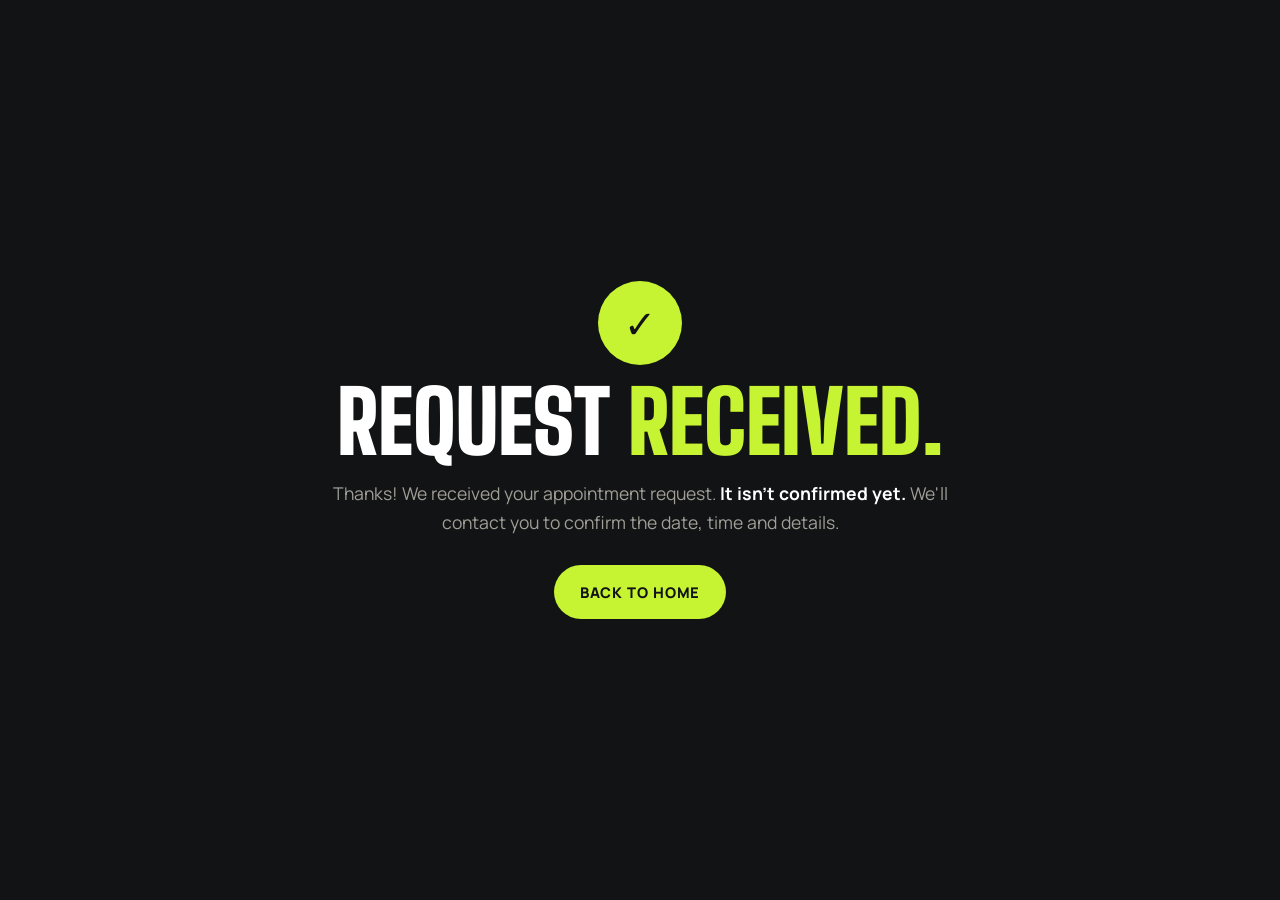
<file: thank-you.html>
<!doctype html>
<html lang="en">
<head>
  <meta charset="utf-8">
  <meta name="viewport" content="width=device-width, initial-scale=1">
  <title>Request received | Junk Removal</title>
  <meta name="robots" content="noindex">
  <link rel="icon" href="/assets/favicon.svg" type="image/svg+xml">
  <link rel="preconnect" href="https://fonts.googleapis.com">
  <link rel="preconnect" href="https://fonts.gstatic.com" crossorigin>
  <link href="https://fonts.googleapis.com/css2?family=Big+Shoulders+Display:wght@900&family=Manrope:wght@500;800&display=swap" rel="stylesheet">
  <style>
    *{box-sizing:border-box}
    body{margin:0;min-height:100vh;min-height:100svh;display:grid;place-items:center;padding:1.5rem;background:#121314;color:#fff;font-family:Manrope,system-ui,sans-serif;text-align:center}
    main{max-width:640px;display:grid;justify-items:center;gap:1.2rem}
    .ico{width:84px;height:84px;border-radius:50%;background:#c6f432;color:#121314;display:grid;place-items:center;font-size:2.4rem;font-weight:800}
    h1{margin:0;font-family:"Big Shoulders Display",Impact,sans-serif;font-weight:900;text-transform:uppercase;font-size:clamp(3rem,10vw,5.4rem);line-height:.88}
    h1 span{color:#c6f432}
    p{margin:0;color:#a09e97;font-size:1.1rem;line-height:1.6}
    p b{color:#fff}
    .row{display:flex;gap:.7rem;flex-wrap:wrap;justify-content:center;margin-top:.6rem}
    a.btn{display:inline-flex;align-items:center;min-height:3.4rem;padding:0 1.6rem;border-radius:999px;background:#c6f432;color:#121314;font-weight:800;letter-spacing:.06em;text-transform:uppercase;font-size:.92rem;text-decoration:none}
    a:focus-visible{outline:3px solid #c6f432;outline-offset:3px}
  </style>
</head>
<body>
  <main>
    <span class="ico" aria-hidden="true">&#10003;</span>
    <h1>Request <span>received.</span></h1>
    <p>Thanks! We received your appointment request. <b>It isn't confirmed yet.</b> We'll contact you to confirm the date, time and details.</p>
    <div class="row">
      <a class="btn" href="/">Back to home</a>
    </div>
  </main>
</body>
</html>
</file>
<file: style.css>
/* =========================================================
   Junk Removal: styles
   ========================================================= */
:root {
  --ink: #121314;
  --ink-2: #1b1d1f;
  --ink-3: #26292c;
  --paper: #f3f1ec;
  --paper-2: #e8e5de;
  --white: #ffffff;
  --lime: #c6f432;
  --lime-2: #dcff6e;
  --muted: #66645e;
  --muted-d: #a09e97;
  --line: rgba(18, 19, 20, .12);
  --line-d: rgba(255, 255, 255, .12);
  --radius: 18px;
  --wrap: 1360px;
  --gut: clamp(1.1rem, 4vw, 3rem);
  --f-display: "Big Shoulders Display", "Arial Narrow", Impact, sans-serif;
  --f-body: "Manrope", system-ui, -apple-system, "Segoe UI", sans-serif;
  --ease: cubic-bezier(.22, 1, .36, 1);
}

*, *::before, *::after { box-sizing: border-box; }
[hidden] { display: none !important; }
html { -webkit-text-size-adjust: 100%; }
html.no-js { scroll-behavior: smooth; }
html.lenis, html.lenis body { height: auto; }
.lenis.lenis-smooth { scroll-behavior: auto !important; }
body { margin: 0; background: var(--paper); color: var(--ink); font-family: var(--f-body); font-size: 1.0625rem; line-height: 1.65; overflow-x: hidden; -webkit-font-smoothing: antialiased; }
img { display: block; max-width: 100%; height: auto; }
main { overflow-x: clip; }
svg { width: 1em; height: 1em; fill: currentColor; flex: none; }
a { color: inherit; }
button { font: inherit; color: inherit; background: none; border: 0; cursor: pointer; padding: 0; }
h1, h2, h3 { margin: 0; font-family: var(--f-display); font-weight: 900; line-height: .9; letter-spacing: .005em; text-transform: uppercase; }
p { margin: 0; }
:focus-visible { outline: 3px solid var(--lime); outline-offset: 3px; border-radius: 6px; }
.formcard :focus-visible, .services :focus-visible, .why :focus-visible, .faq :focus-visible, .how :focus-visible { outline-color: var(--ink); }
::selection { background: var(--lime); color: var(--ink); }

.wrap { width: 100%; max-width: var(--wrap); margin: 0 auto; padding: 0 var(--gut); }
.section { position: relative; padding: clamp(5rem, 10vw, 9rem) 0; }
.skip { position: fixed; left: 1rem; top: -4rem; z-index: 999; background: var(--lime); color: var(--ink); padding: .7rem 1.1rem; border-radius: 999px; font-weight: 800; text-decoration: none; transition: top .2s; }
.skip:focus { top: 1rem; }

.eyebrow { display: inline-flex; align-items: center; gap: .7rem; font-size: .78rem; font-weight: 800; letter-spacing: .2em; text-transform: uppercase; margin-bottom: 1.3rem; }
.eyebrow__line { width: 2.4rem; height: 4px; border-radius: 4px; background: var(--lime); box-shadow: 0 0 0 1px rgba(0,0,0,.06); }
.h2 { font-size: clamp(3rem, 7vw, 6.6rem); }
.lime { color: var(--lime); }
.shead { max-width: 900px; margin-bottom: clamp(2.6rem, 5vw, 4.4rem); }
.shead--center { margin-inline: auto; text-align: center; }
.shead--split { max-width: none; display: flex; align-items: flex-end; justify-content: space-between; gap: 1.5rem 4rem; flex-wrap: wrap; }
.shead--split > div { max-width: 820px; }
.shead__lead { max-width: 420px; color: var(--muted); font-size: 1.08rem; }

.split .w { display: inline-block; overflow: hidden; vertical-align: top; padding-bottom: .06em; margin-bottom: -.06em; }
.split .w > span { display: inline-block; }

/* ---------- Buttons ---------- */
.btn {
  --bg: var(--ink); --fg: #fff;
  position: relative; display: inline-flex; align-items: center; justify-content: center; gap: .65rem;
  min-height: 3.5rem; padding: 0 1.6rem; border-radius: 999px; background: var(--bg); color: var(--fg);
  font-weight: 800; font-size: .95rem; letter-spacing: .06em; text-transform: uppercase; text-decoration: none; white-space: nowrap;
  overflow: hidden; isolation: isolate; transition: transform .4s var(--ease), box-shadow .4s var(--ease), color .35s;
}
.btn::before { content: ""; position: absolute; left: 50%; top: 50%; width: 0; height: 0; z-index: -1; border-radius: 50%; background: var(--ink); transform: translate(-50%, -50%); transition: width .55s var(--ease), height .55s var(--ease); }
.btn:hover::before { width: 260%; height: 600%; }
.btn:hover { color: #fff; }
.btn:active { transform: scale(.97); }
.btn svg { font-size: 1.15em; transition: transform .4s var(--ease); }
.btn:hover svg:last-child { transform: translateX(3px); }
.btn--lime { --bg: var(--lime); --fg: var(--ink); }
.btn--lime:hover { box-shadow: 0 14px 34px -12px rgba(198, 244, 50, .8); color: var(--lime); }
.btn--line::before { background: #fff; }
.btn--line:hover { color: var(--ink); }
.btn--line { --bg: transparent; --fg: currentColor; box-shadow: inset 0 0 0 1.5px currentColor; }
.btn--lg { min-height: 4rem; padding: 0 2rem; font-size: 1rem; }
.btn--sm { min-height: 2.8rem; padding: 0 1.2rem; font-size: .82rem; }
.btn--block { width: 100%; }
.btn[disabled] { opacity: .4; pointer-events: none; }


.progress { position: fixed; left: 0; top: 0; right: 0; height: 3px; z-index: 120; pointer-events: none; }
.progress span { display: block; height: 100%; transform-origin: 0 50%; transform: scaleX(0); background: var(--lime); }

/* ---------- Nav ---------- */
.nav { position: fixed; left: 0; right: 0; top: 0; z-index: 100; padding: .8rem var(--gut) 0; transition: transform .5s var(--ease); color: #fff; }
.nav.is-hidden { transform: translateY(-130%); }
.nav__inner { max-width: calc(var(--wrap) - 1rem); margin: 0 auto; display: flex; align-items: center; justify-content: space-between; gap: 1rem; padding: .45rem .5rem .45rem .7rem; border-radius: 999px; transition: background .4s, box-shadow .4s; }
.nav.is-solid .nav__inner { background: rgba(18,19,20,.82); backdrop-filter: blur(16px) saturate(1.4); -webkit-backdrop-filter: blur(16px) saturate(1.4); box-shadow: inset 0 0 0 1px rgba(255,255,255,.08), 0 18px 40px -24px rgba(0,0,0,.6); }
.brand { display: inline-flex; align-items: center; gap: .6rem; text-decoration: none; }
.brand__mark { width: 2.6rem; height: 2.6rem; display: grid; place-items: center; border-radius: 50%; background: var(--lime); color: var(--ink); font-family: var(--f-display); font-weight: 900; font-size: 1.6rem; line-height: 1; transition: transform .6s var(--ease); }
.brand:hover .brand__mark { transform: rotate(-12deg) scale(1.06); }
.brand__text { display: grid; font-family: var(--f-display); font-weight: 900; font-size: 1.35rem; line-height: .88; text-transform: uppercase; }
.brand__text b { font-weight: 700; font-size: .72rem; letter-spacing: .26em; color: var(--lime); }
.nav__links { display: flex; gap: .2rem; }
.nav__links a { position: relative; padding: .55rem .85rem; border-radius: 999px; font-weight: 700; font-size: .9rem; text-decoration: none; white-space: nowrap; transition: background .3s, color .3s; }
.nav__links a:hover { background: rgba(255,255,255,.1); }
.nav__links a.is-active { background: var(--lime); color: var(--ink); }
.nav__cta { display: flex; align-items: center; gap: .7rem; }
.burger { display: none; width: 2.9rem; height: 2.9rem; border-radius: 50%; background: var(--lime); position: relative; }
.burger span { position: absolute; left: 50%; top: 50%; width: 18px; height: 2.5px; margin-left: -9px; border-radius: 2px; background: var(--ink); transition: transform .4s var(--ease); }
.burger span:first-child { transform: translateY(-4px); }
.burger span:last-child { transform: translateY(4px); }
.burger[aria-expanded="true"] span:first-child { transform: rotate(45deg); }
.burger[aria-expanded="true"] span:last-child { transform: rotate(-45deg); }

.mmenu { position: fixed; inset: 0; z-index: 90; background: var(--ink); color: #fff; display: flex; flex-direction: column; justify-content: space-between; padding: 6rem var(--gut) calc(1.5rem + env(safe-area-inset-bottom)); overflow-y: auto; }
.mmenu nav { display: flex; flex-direction: column; }
.mmenu nav a { font-family: var(--f-display); font-weight: 900; font-size: clamp(2.4rem, 11vw, 3.6rem); line-height: 1.08; text-transform: uppercase; text-decoration: none; }
.mmenu nav a:active { color: var(--lime); }
.mmenu__foot { display: grid; gap: .7rem; margin-top: 2rem; }

.mbar { display: none; }

/* ---------- Hero ---------- */
.hero { position: relative; min-height: 100vh; min-height: 100svh; display: flex; align-items: flex-end; color: #fff; background: var(--ink); overflow: hidden; }
.hero__media { position: absolute; inset: 0; }
.hero__media img { width: 100%; height: 100%; object-fit: cover; object-position: 55% 55%; }
.hero__shade { position: absolute; inset: 0; pointer-events: none; background: linear-gradient(90deg, rgba(18,19,20,.92) 0%, rgba(18,19,20,.62) 42%, rgba(18,19,20,.15) 78%), linear-gradient(0deg, rgba(18,19,20,.96) 0%, rgba(18,19,20,0) 50%), linear-gradient(180deg, rgba(18,19,20,.55) 0%, rgba(18,19,20,0) 22%); }
.hero__grain { position: absolute; inset: -50%; pointer-events: none; opacity: .06; background-image: url("data:image/svg+xml,%3Csvg xmlns='http://www.w3.org/2000/svg' width='160' height='160'%3E%3Cfilter id='n'%3E%3CfeTurbulence type='fractalNoise' baseFrequency='.9' numOctaves='2' stitchTiles='stitch'/%3E%3C/filter%3E%3Crect width='100%25' height='100%25' filter='url(%23n)'/%3E%3C/svg%3E"); animation: grain 1s steps(4) infinite; }
@keyframes grain { 25% { transform: translate(-3%, 2%); } 50% { transform: translate(2%, -3%); } 75% { transform: translate(-2%, -1%); } }
.hero__content { position: relative; z-index: 2; padding-top: 8rem; padding-bottom: clamp(2.6rem, 6vw, 4.6rem); }
.hero__tag { display: inline-flex; align-items: center; gap: .65rem; padding: .5rem 1rem .5rem .8rem; border-radius: 999px; background: rgba(255,255,255,.08); backdrop-filter: blur(10px); -webkit-backdrop-filter: blur(10px); box-shadow: inset 0 0 0 1px rgba(255,255,255,.15); font-size: .8rem; font-weight: 700; letter-spacing: .14em; text-transform: uppercase; margin-bottom: 1.6rem; }
.pulse { position: relative; width: .6rem; height: .6rem; border-radius: 50%; background: var(--lime); }
.pulse::after { content: ""; position: absolute; inset: 0; border-radius: 50%; background: var(--lime); animation: pulse 1.8s ease-out infinite; }
@keyframes pulse { to { transform: scale(3.2); opacity: 0; } }
.hero__title { font-size: clamp(4.4rem, 14vw, 15rem); line-height: .82; letter-spacing: -.005em; }
.hline { display: block; white-space: nowrap; }
.hline .ch, .hline .sp { display: inline-block; }
.hline .sp { width: .22em; }
.gone { position: relative; display: inline-block; color: var(--ink); padding: .02em .14em 0; margin-left: -.06em; }
.gone__txt { position: relative; z-index: 1; display: inline-block; }
.gone__bar { position: absolute; inset: .06em 0 0; background: var(--lime); transform-origin: left; border-radius: 4px; }
.hero__bottom { display: flex; align-items: flex-end; justify-content: space-between; gap: 2rem; flex-wrap: wrap; margin-top: clamp(1.8rem, 3vw, 2.6rem); }
.hero__lead { max-width: 460px; font-size: clamp(1.08rem, 1.4vw, 1.25rem); font-weight: 500; color: rgba(255,255,255,.88); }
.hero__actions { display: flex; gap: .8rem; flex-wrap: wrap; }
.hero__scroll { position: absolute; z-index: 2; right: var(--gut); top: 50%; display: flex; flex-direction: column; align-items: center; gap: .6rem; writing-mode: vertical-rl; font-size: .7rem; font-weight: 800; letter-spacing: .24em; text-transform: uppercase; color: rgba(255,255,255,.6); }
.hero__scroll i { width: 2px; height: 60px; background: linear-gradient(var(--lime), transparent); animation: drip 2s var(--ease) infinite; transform-origin: top; }
@keyframes drip { 0% { transform: scaleY(0); } 50% { transform: scaleY(1); transform-origin: top; } 51% { transform-origin: bottom; } 100% { transform: scaleY(0); transform-origin: bottom; } }

/* ---------- Marquee ---------- */
.marquee { background: var(--lime); color: var(--ink); overflow: hidden; padding: 1rem 0; position: relative; z-index: 3; }
.marquee__track { display: flex; align-items: center; gap: 1.6rem; width: max-content; will-change: transform; }
.marquee__track span { font-family: var(--f-display); font-weight: 900; font-size: clamp(2.2rem, 5vw, 4.2rem); text-transform: uppercase; line-height: 1; }
.marquee__track i { width: .9rem; height: .9rem; background: var(--ink); transform: rotate(45deg); }

/* ---------- Services ---------- */
.cards { display: grid; grid-template-columns: repeat(3, 1fr); gap: 1rem; }
.card { position: relative; border-radius: var(--radius); overflow: hidden; aspect-ratio: 4 / 4.3; background: var(--ink); color: #fff; isolation: isolate; transition: transform .6s var(--ease), box-shadow .6s var(--ease); }
.card:hover { transform: translateY(-8px); box-shadow: 0 34px 50px -30px rgba(18,19,20,.6); }
.card__img { position: absolute; inset: 0; z-index: -2; }
.card__img img { width: 100%; height: 100%; object-fit: cover; transition: transform 1.2s var(--ease); }
.card:hover .card__img img { transform: scale(1.08); }
.card::after { content: ""; position: absolute; inset: 0; z-index: -1; background: linear-gradient(0deg, rgba(18,19,20,.95) 0%, rgba(18,19,20,.45) 45%, rgba(18,19,20,.05) 75%); }
.card__body { position: absolute; left: 0; right: 0; bottom: 0; padding: 1.4rem; }
.card__body::before { content: ""; position: absolute; inset: 0; z-index: -1; background: var(--lime); transform: translateY(101%); transition: transform .6s var(--ease); }
.card:hover .card__body::before, .card:focus-within .card__body::before { transform: none; }
.card__n { display: inline-grid; place-items: center; min-width: 2.4rem; height: 2.4rem; padding: 0 .6rem; border-radius: 999px; background: rgba(255,255,255,.14); backdrop-filter: blur(8px); -webkit-backdrop-filter: blur(8px); font-weight: 800; font-size: .8rem; margin-bottom: .9rem; transition: background .4s, color .4s; }
.card h3 { font-size: clamp(1.8rem, 2.4vw, 2.3rem); transition: color .4s; }
.card p { margin-top: .5rem; font-size: .94rem; line-height: 1.5; color: rgba(255,255,255,.8); max-height: 0; opacity: 0; overflow: hidden; transition: max-height .6s var(--ease), opacity .4s, color .4s; }
.card__link { display: inline-flex; align-items: center; gap: .4rem; margin-top: .8rem; font-weight: 800; font-size: .82rem; letter-spacing: .12em; text-transform: uppercase; text-decoration: none; max-height: 0; opacity: 0; overflow: hidden; transition: max-height .6s var(--ease), opacity .4s; }
.card:hover .card__n, .card:focus-within .card__n { background: var(--ink); color: var(--lime); }
.card:hover h3, .card:hover p, .card:hover .card__link, .card:focus-within h3, .card:focus-within p, .card:focus-within .card__link { color: var(--ink); }
.card:hover p, .card:focus-within p { max-height: 6rem; opacity: 1; }
.card:hover .card__link, .card:focus-within .card__link { max-height: 2rem; opacity: 1; }
@media (hover: none) {
  .card p { max-height: 6rem; opacity: 1; }
  .card__link { max-height: 2rem; opacity: 1; color: var(--lime); }
}

/* ---------- Load builder ---------- */
.load { background: var(--ink); color: #fff; overflow: hidden; }
.load__bg { position: absolute; inset: 0; opacity: .14; }
.load__bg img { width: 100%; height: 100%; object-fit: cover; filter: grayscale(1); }
.load::after { content: ""; position: absolute; inset: 0; background: radial-gradient(ellipse at 80% 50%, rgba(198,244,50,.1), transparent 55%); pointer-events: none; }
.load__grid { position: relative; z-index: 1; display: grid; grid-template-columns: 1.15fr .85fr; gap: clamp(2rem, 5vw, 5rem); align-items: center; }
.load__lead { margin-top: 1.2rem; color: var(--muted-d); max-width: 520px; font-size: 1.08rem; }
.chips { display: flex; flex-wrap: wrap; gap: .6rem; margin-top: 2rem; }
.chip { position: relative; padding: .8rem 1.15rem; border-radius: 999px; background: rgba(255,255,255,.06); box-shadow: inset 0 0 0 1.5px rgba(255,255,255,.18); font-weight: 700; font-size: .95rem; transition: background .3s, color .3s, box-shadow .3s, transform .3s var(--ease); }
.chip::before { content: "+"; display: inline-block; margin-right: .45rem; font-weight: 800; color: var(--lime); }
.chip:hover { transform: translateY(-2px); box-shadow: inset 0 0 0 1.5px var(--lime); }
.chip[aria-pressed="true"] { background: var(--lime); color: var(--ink); box-shadow: none; }
.chip[aria-pressed="true"]::before { content: "✓"; color: var(--ink); }
.pile { position: relative; padding: 1.6rem; border-radius: calc(var(--radius) + 6px); background: rgba(255,255,255,.05); backdrop-filter: blur(14px); -webkit-backdrop-filter: blur(14px); box-shadow: inset 0 0 0 1px var(--line-d), 0 40px 80px -40px rgba(0,0,0,.8); }
.pile__head { display: flex; justify-content: space-between; align-items: baseline; font-weight: 800; font-size: .78rem; letter-spacing: .2em; text-transform: uppercase; color: var(--muted-d); }
.pile__count { font-family: var(--f-display); font-weight: 900; font-size: 1.8rem; letter-spacing: 0; color: var(--lime); }
.pile__bed { position: relative; margin-top: 1rem; height: 250px; border-radius: 12px; overflow: hidden; background: linear-gradient(180deg, #1d2022, #15171a); box-shadow: inset 0 0 0 1px var(--line-d); }
.pile__bed::after { content: ""; position: absolute; left: 0; right: 0; bottom: 0; height: 10px; background: repeating-linear-gradient(90deg, var(--lime) 0 22px, transparent 22px 30px); opacity: .7; }
.pile__stack { position: absolute; left: 0; right: 0; bottom: 10px; display: flex; flex-wrap: wrap-reverse; align-content: flex-start; justify-content: center; gap: .4rem; padding: .7rem; }
.pile__tag { display: inline-flex; align-items: center; padding: .55rem .9rem; border-radius: 8px; background: var(--paper); color: var(--ink); font-weight: 800; font-size: .86rem; box-shadow: 0 6px 0 rgba(0,0,0,.25); white-space: nowrap; }
.pile__tag:nth-child(3n) { background: var(--lime); }
.pile__tag:nth-child(4n) { background: #d8d3c6; }
.pile__empty { position: absolute; inset: 0; display: grid; place-items: center; padding: 1.5rem; text-align: center; color: var(--muted-d); font-size: .95rem; }
.pile__actions { margin-top: 1.1rem; display: grid; gap: .6rem; justify-items: center; }
.pile__clear { font-weight: 700; font-size: .85rem; color: var(--muted-d); text-decoration: underline; text-underline-offset: 3px; }
.pile__clear:hover { color: #fff; }
.pile__note { margin-top: .9rem; font-size: .82rem; color: var(--muted-d); text-align: center; }

/* ---------- Why ---------- */
.why__grid { display: grid; grid-template-columns: 1fr 1.05fr; gap: clamp(2rem, 6vw, 6rem); align-items: center; }
.why__media { position: relative; }
.why__img { margin: 0; border-radius: calc(var(--radius) + 8px); overflow: hidden; aspect-ratio: 4 / 4.6; }
.why__img img { width: 100%; height: 115%; object-fit: cover; }
.why__badge { position: absolute; right: -1.2rem; bottom: 2rem; width: 9rem; height: 9rem; border-radius: 50%; background: var(--lime); display: grid; place-content: center; text-align: center; box-shadow: 0 20px 40px -18px rgba(0,0,0,.4); transform: rotate(-8deg); }
.why__badge span { font-size: .72rem; font-weight: 800; letter-spacing: .18em; text-transform: uppercase; }
.why__badge b { font-family: var(--f-display); font-weight: 900; font-size: 1.9rem; line-height: .9; text-transform: uppercase; }
.reasons { list-style: none; margin: 2rem 0 0; padding: 0; display: grid; gap: .2rem; }
.reason { display: grid; grid-template-columns: auto 1fr; gap: 1.1rem; align-items: start; padding: 1.15rem 0; border-top: 1px solid var(--line); }
.reason:last-child { border-bottom: 1px solid var(--line); }
.reason__ico { width: 3.2rem; height: 3.2rem; border-radius: 14px; display: grid; place-items: center; background: var(--ink); color: var(--lime); font-size: 1.4rem; transition: transform .5s var(--ease), background .4s, color .4s; }
.reason:hover .reason__ico { transform: rotate(-10deg) scale(1.08); background: var(--lime); color: var(--ink); }
.reason h3 { font-size: 1.7rem; line-height: 1; }
.reason p { margin-top: .3rem; color: var(--muted); }

/* ---------- How ---------- */
.how { background: var(--white); }
.steps { position: relative; display: grid; grid-template-columns: repeat(3, 1fr); gap: clamp(1.2rem, 3vw, 2.5rem); padding-top: 4.2rem; }
.steps__track { position: absolute; left: 0; right: 0; top: 1.4rem; height: 4px; border-radius: 4px; background: var(--paper-2); }
.steps__fill { position: absolute; inset: 0; border-radius: inherit; background: var(--lime); transform-origin: left; transform: scaleX(0); }
.no-js .steps__fill, .reduced .steps__fill { transform: scaleX(1); }
.steps__truck { position: absolute; left: 0; top: 50%; width: 3.2rem; height: 3.2rem; margin: -1.6rem 0 0 -1.6rem; border-radius: 50%; background: var(--ink); color: var(--lime); display: grid; place-items: center; font-size: 1.5rem; box-shadow: 0 10px 20px -10px rgba(0,0,0,.5); }
.step { position: relative; padding: 2rem 1.8rem 2.2rem; border-radius: var(--radius); background: var(--paper); transition: transform .5s var(--ease); }
.step:hover { transform: translateY(-6px); }
.step__n { display: block; font-family: var(--f-display); font-weight: 900; font-size: 5.4rem; line-height: .8; color: transparent; -webkit-text-stroke: 2px var(--ink); margin-bottom: 1.2rem; transition: color .4s; }
.step:hover .step__n, .step.is-on .step__n, .no-js .step__n, .reduced .step__n { color: var(--lime); }
.step h3 { font-size: clamp(1.8rem, 2.4vw, 2.2rem); margin-bottom: .6rem; }
.step p { color: var(--muted); }
.step a { font-weight: 800; color: var(--ink); }
.how__band { position: relative; margin: clamp(2.5rem, 5vw, 4rem) 0 0; border-radius: calc(var(--radius) + 8px); overflow: hidden; height: clamp(240px, 32vw, 420px); }
.how__band img { width: 100%; height: 130%; object-fit: cover; }
.how__band figcaption { position: absolute; left: 1.4rem; bottom: 1.4rem; padding: .9rem 1.2rem; border-radius: 14px; background: var(--ink); color: #fff; font-family: var(--f-display); font-weight: 800; font-size: clamp(1.3rem, 2.4vw, 2rem); text-transform: uppercase; line-height: 1; }
.how__band figcaption span { color: var(--lime); }

/* ---------- Booking ---------- */
.book { background: var(--ink); color: #fff; overflow: hidden; }
.book::before { content: ""; position: absolute; width: 70vw; height: 70vw; left: -30vw; top: -20vw; background: radial-gradient(circle, rgba(198,244,50,.12), transparent 60%); pointer-events: none; }
.book__grid { position: relative; display: grid; grid-template-columns: .9fr 1.1fr; gap: clamp(2rem, 5vw, 5rem); align-items: start; }
.book__info { position: sticky; top: 7rem; }
.book__lead { margin-top: 1.2rem; color: var(--muted-d); font-size: 1.1rem; max-width: 440px; }
.notice { display: grid; grid-template-columns: auto 1fr; gap: .9rem; margin-top: 2rem; padding: 1.2rem 1.3rem; border-radius: 16px; background: rgba(198,244,50,.1); box-shadow: inset 0 0 0 1.5px rgba(198,244,50,.45); }
.notice__ico { width: 2.4rem; height: 2.4rem; border-radius: 10px; display: grid; place-items: center; background: var(--lime); color: var(--ink); font-size: 1.2rem; }
.notice p { font-size: .96rem; color: rgba(255,255,255,.85); }
.notice b { color: #fff; }
.book__points { list-style: none; margin: 1.8rem 0 0; padding: 0; display: grid; gap: .7rem; }
.book__points li { display: flex; align-items: center; gap: .7rem; font-weight: 600; }
.book__points svg { width: 1.6rem; height: 1.6rem; padding: .3rem; border-radius: 50%; background: rgba(255,255,255,.1); color: var(--lime); }

.formcard { position: relative; padding: clamp(1.4rem, 3.4vw, 2.6rem); border-radius: calc(var(--radius) + 8px); background: var(--white); color: var(--ink); box-shadow: 0 40px 80px -40px rgba(0,0,0,.8); }
.formcard::before { content: ""; position: absolute; left: 2rem; right: 2rem; top: -6px; height: 6px; border-radius: 6px 6px 0 0; background: var(--lime); }
.bform { display: grid; gap: 1rem; }
.frow { display: grid; grid-template-columns: 1fr 1fr; gap: 1rem; }
.hp { position: absolute; left: -9999px; width: 1px; height: 1px; overflow: hidden; }
.field { position: relative; }
.field input, .field select, .field textarea { width: 100%; min-height: 3.75rem; padding: 1.55rem 1rem .5rem; border-radius: 14px; background: var(--paper); color: var(--ink); border: 1.5px solid transparent; font: inherit; font-size: 1rem; font-weight: 600; -webkit-appearance: none; appearance: none; transition: border-color .3s, background .3s, box-shadow .3s; }
.field textarea { resize: vertical; min-height: 7.5rem; }
.field select { padding-right: 2.6rem; background-image: url("data:image/svg+xml,%3Csvg xmlns='http://www.w3.org/2000/svg' viewBox='0 0 24 24'%3E%3Cpath d='M6 9l6 6 6-6' fill='none' stroke='%23121314' stroke-width='2.4' stroke-linecap='round'/%3E%3C/svg%3E"); background-repeat: no-repeat; background-position: right 1rem center; background-size: 18px; }
.field input:hover, .field select:hover, .field textarea:hover { border-color: var(--line); }
.field input:focus, .field select:focus, .field textarea:focus { outline: none; background: var(--white); border-color: var(--ink); box-shadow: 0 0 0 4px rgba(198,244,50,.6); }
.field label { position: absolute; left: 1.05rem; top: 1.18rem; color: var(--muted); font-weight: 600; pointer-events: none; font-size: 1rem; transform-origin: 0 0; transition: transform .3s var(--ease), color .3s; white-space: nowrap; overflow: hidden; text-overflow: ellipsis; max-width: calc(100% - 2.4rem); }
.field label em { font-style: normal; color: #b33a00; }
.field label small { font-size: .82em; font-weight: 500; }
.field input:focus + label, .field input:not(:placeholder-shown) + label,
.field textarea:focus + label, .field textarea:not(:placeholder-shown) + label,
.field select:focus + label, .field select:valid + label,
.field--date label { transform: translateY(-.66rem) scale(.76); color: var(--ink); max-width: 125%; }
.field input[type="date"] { min-width: 0; }
.field.is-invalid input, .field.is-invalid select { border-color: #c2410c; background: #fff4ee; }
.field__err { display: block; margin-top: .35rem; font-size: .86rem; font-weight: 700; color: #b33a00; }
.field__err:empty { display: none; }
.bform__hint { font-size: .86rem; color: var(--muted); }
.bform__submit { margin-top: .2rem; }
.bform.is-sending .bform__submit { opacity: .7; pointer-events: none; }
.bform__error { padding: 1rem 1.1rem; border-radius: 12px; background: #fff1ea; color: #8a2d00; font-weight: 600; box-shadow: inset 0 0 0 1.5px #f3b48f; }
.bform__error a { color: #8a2d00; font-weight: 800; }
.bsuccess { text-align: center; padding: clamp(1.5rem, 4vw, 3rem) .5rem; display: grid; justify-items: center; gap: 1rem; outline: none; }
.bsuccess__ico { width: 5.6rem; height: 5.6rem; border-radius: 50%; display: grid; place-items: center; background: var(--lime); color: var(--ink); font-size: 2.6rem; box-shadow: 0 0 0 12px rgba(198,244,50,.25); }
.bsuccess h3 { font-size: clamp(2.6rem, 5vw, 3.6rem); }
.bsuccess p { color: var(--muted); max-width: 440px; }
.bsuccess b { color: var(--ink); }

/* ---------- Service area ---------- */
.area { background: var(--ink); color: #fff; overflow: hidden; }
.area__bg { position: absolute; inset: 0; opacity: .38; }
.area__bg img { width: 100%; height: 120%; object-fit: cover; object-position: center 70%; }
.area::before { content: ""; position: absolute; inset: 0; z-index: 1; background: linear-gradient(90deg, rgba(18,19,20,.92) 20%, rgba(18,19,20,.45) 100%); }
.area__grid { position: relative; z-index: 2; display: grid; grid-template-columns: 1.2fr .8fr; gap: clamp(2rem, 5vw, 5rem); align-items: center; }
.area__title { display: grid; }
.area__l { display: block; font-size: clamp(1.6rem, 3vw, 2.6rem); color: var(--muted-d); }
.area__l--big { font-size: clamp(4.4rem, 12vw, 11rem); color: #fff; line-height: .84; }
.area__l--lime { color: var(--lime); }
.area__text { margin-top: 1.6rem; max-width: 520px; color: rgba(255,255,255,.82); font-size: 1.1rem; }
.area__actions { display: flex; flex-wrap: wrap; gap: .8rem; margin-top: 2rem; }
.radar { position: relative; width: min(420px, 80vw); aspect-ratio: 1; justify-self: center; border-radius: 50%; background: radial-gradient(circle, rgba(198,244,50,.1), transparent 70%); box-shadow: inset 0 0 0 1px rgba(198,244,50,.25); }
.radar__ring { position: absolute; inset: 0; border-radius: 50%; border: 1.5px solid rgba(198,244,50,.5); animation: ring 3.6s ease-out infinite; }
.radar__ring:nth-child(2) { animation-delay: 1.2s; }
.radar__ring:nth-child(3) { animation-delay: 2.4s; }
@keyframes ring { from { transform: scale(.15); opacity: 1; } to { transform: scale(1); opacity: 0; } }
.radar__sweep { position: absolute; inset: 0; border-radius: 50%; background: conic-gradient(from 0deg, rgba(198,244,50,.28), transparent 25%); animation: sweep 4.5s linear infinite; }
@keyframes sweep { to { transform: rotate(360deg); } }
.radar__pin { position: absolute; left: 50%; top: 50%; width: 3.4rem; height: 3.4rem; margin: -3rem 0 0 -1.7rem; display: grid; place-items: center; border-radius: 50%; background: var(--lime); color: var(--ink); font-size: 1.6rem; box-shadow: 0 0 0 10px rgba(198,244,50,.18); }
.radar__label { position: absolute; left: 50%; top: 50%; transform: translate(-50%, 1.5rem); font-family: var(--f-display); font-weight: 900; font-size: 1.8rem; text-transform: uppercase; white-space: nowrap; }
.radar__coords { position: absolute; left: 50%; top: 50%; transform: translate(-50%, 3.6rem); font-size: .78rem; font-weight: 700; letter-spacing: .14em; color: var(--muted-d); white-space: nowrap; }

/* ---------- FAQ ---------- */
.faq__grid { display: grid; grid-template-columns: 5fr 7fr; gap: clamp(2rem, 6vw, 6rem); align-items: start; }
.faq__head { position: sticky; top: 7rem; }
.faq__head > p:last-child { margin-top: 1.3rem; color: var(--muted); }
.faq__head a, .acc__panel a { color: var(--ink); font-weight: 800; text-decoration-color: var(--lime); text-decoration-thickness: 3px; text-underline-offset: 3px; }
.acc { display: grid; gap: .7rem; }
.acc__item { border-radius: 18px; background: var(--white); box-shadow: 0 0 0 1px var(--line); transition: box-shadow .4s; }
.acc__item.is-open { box-shadow: 0 0 0 2px var(--ink), 0 20px 40px -28px rgba(0,0,0,.4); }
.acc__item h3 { font-family: var(--f-body); font-weight: 800; text-transform: none; letter-spacing: 0; line-height: 1.35; }
.acc__btn { width: 100%; display: flex; align-items: center; justify-content: space-between; gap: 1rem; padding: 1.3rem 1.4rem; text-align: left; font-size: 1.1rem; }
.acc__ico { width: 2.5rem; height: 2.5rem; border-radius: 50%; display: grid; place-items: center; background: var(--paper); font-size: 1.1rem; transition: transform .5s var(--ease), background .3s; }
.acc__btn:hover .acc__ico { background: var(--lime); }
.acc__btn[aria-expanded="true"] .acc__ico { transform: rotate(135deg); background: var(--lime); }
.acc__panel { overflow: hidden; height: 0; }
.no-js .acc__panel { height: auto; }
.acc__panel p { padding: 0 1.4rem 1.4rem; color: var(--muted); }

/* ---------- Final CTA ---------- */
.final { position: relative; min-height: 92vh; display: flex; flex-direction: column; justify-content: center; color: #fff; overflow: hidden; background: var(--ink); }
.final__media { position: absolute; inset: 0; }
.final__media img { width: 100%; height: 100%; object-fit: cover; }
.final__media::after { content: ""; position: absolute; inset: 0; background: linear-gradient(90deg, rgba(18,19,20,.92) 0%, rgba(18,19,20,.6) 60%, rgba(18,19,20,.35) 100%); }
.final__inner { position: relative; z-index: 2; padding-top: 7rem; padding-bottom: 7rem; }
.final__title { font-size: clamp(4rem, 11vw, 11.5rem); line-height: .84; }
.fl { display: block; overflow: hidden; padding-bottom: .04em; }
.fl > span { display: inline-block; }
.final__actions { display: flex; flex-wrap: wrap; gap: .8rem; margin-top: 2.4rem; }
.final__ticker { position: absolute; left: 0; right: 0; bottom: 0; z-index: 2; background: var(--lime); color: var(--ink); overflow: hidden; padding: .7rem 0; }
.final__track { display: flex; gap: 2.5rem; width: max-content; will-change: transform; }
.final__track span { font-family: var(--f-display); font-weight: 900; font-size: 1.6rem; text-transform: uppercase; white-space: nowrap; }
.final__track span::after { content: ""; display: inline-block; width: .6rem; height: .6rem; margin-left: 2.5rem; background: var(--ink); transform: rotate(45deg) translateY(-.2rem); }

/* ---------- Footer ---------- */
.foot { background: var(--ink); color: #fff; padding: clamp(3.5rem, 7vw, 5.5rem) 0 2rem; overflow: hidden; }
.foot__top { display: grid; grid-template-columns: 1.3fr 1fr .9fr 1.1fr; gap: 2rem; }
.foot__brand { display: grid; gap: .8rem; align-content: start; }
.foot__loc { display: flex; align-items: center; gap: .5rem; color: var(--muted-d); font-weight: 600; }
.foot__loc svg { color: var(--lime); }
.foot__h { font-size: .74rem; font-weight: 800; letter-spacing: .2em; text-transform: uppercase; color: var(--lime); margin-bottom: .6rem; }
.foot__nav { display: grid; gap: .35rem; align-content: start; }
.foot__nav a { text-decoration: none; color: rgba(255,255,255,.78); font-weight: 600; width: fit-content; }
.foot__nav a:hover { color: var(--lime); }
.foot__cta { display: grid; gap: .7rem; align-content: start; justify-items: start; }
.foot__word { font-family: var(--f-display); font-weight: 900; text-transform: uppercase; font-size: clamp(2.6rem, 9.4vw, 10rem); line-height: .85; white-space: nowrap; text-align: center; margin: clamp(2.5rem, 6vw, 4.5rem) 0 clamp(1.5rem, 4vw, 2.5rem); color: transparent; -webkit-text-stroke: 1.5px rgba(255,255,255,.22); }
.foot__bottom { display: flex; justify-content: space-between; flex-wrap: wrap; gap: .6rem 2rem; padding-top: 1.4rem; border-top: 1px solid var(--line-d); color: var(--muted-d); font-size: .9rem; }
.foot__bottom a { color: var(--lime); font-weight: 700; }

/* ---------- Responsive ---------- */
@media (max-width: 1240px) {
  .nav__links a { padding: .5rem .6rem; font-size: .86rem; }
  .cards { grid-template-columns: repeat(2, 1fr); }
  .card { aspect-ratio: 4 / 3.6; }
  .card:last-child { grid-column: 1 / -1; aspect-ratio: 16 / 7; }
  .foot__top { grid-template-columns: 1fr 1fr; }
}
@media (max-width: 1023px) {
  .nav__links, .nav__cta .btn { display: none; }
  .burger { display: block; }
  .hero__scroll { display: none; }
  .load__grid, .why__grid, .book__grid, .area__grid, .faq__grid { grid-template-columns: 1fr; }
  .why__media { max-width: 560px; }
  .why__badge { right: .8rem; }
  .book__info, .faq__head { position: static; }
  .steps { grid-template-columns: 1fr; padding-top: 0; padding-left: 3.4rem; }
  .steps__track { left: 1.1rem; right: auto; top: 0; bottom: 0; width: 4px; height: auto; }
  .steps__fill { transform-origin: top; transform: scaleY(0); }
  .no-js .steps__fill, .reduced .steps__fill { transform: scaleY(1); }
  .steps__truck { top: 0; left: 50%; margin: -1.6rem 0 0 -1.6rem; }
  .radar { width: min(320px, 76vw); }
}
@media (max-width: 760px) {
  body { font-size: 1rem; padding-bottom: calc(4.6rem + env(safe-area-inset-bottom)); }
  .mbar { position: fixed; left: 0; right: 0; bottom: 0; z-index: 95; display: grid; padding: .6rem .7rem calc(.6rem + env(safe-area-inset-bottom)); background: rgba(18,19,20,.92); backdrop-filter: blur(14px); -webkit-backdrop-filter: blur(14px); box-shadow: 0 -1px 0 var(--line-d); transform: translateY(110%); transition: transform .5s var(--ease); }
  .mbar.is-on { transform: none; }
  .mbar a { display: inline-flex; align-items: center; justify-content: center; gap: .45rem; min-height: 3.3rem; padding: 0 1rem; border-radius: 999px; font-weight: 800; font-size: .82rem; letter-spacing: .02em; text-transform: uppercase; text-decoration: none; white-space: nowrap; }
  .mbar__book { background: var(--lime); color: var(--ink); }
  .hero__media img { object-position: 60% 60%; }
  .hero__shade { background: linear-gradient(0deg, rgba(18,19,20,.97) 0%, rgba(18,19,20,.7) 48%, rgba(18,19,20,.35) 100%); }
  .hero__title { font-size: min(19.5vw, 7rem); }
  .btn--block { white-space: normal; text-align: center; line-height: 1.2; padding-top: .7rem; padding-bottom: .7rem; letter-spacing: .03em; }
  .hero__actions, .hero__actions .btn { width: 100%; }
  .btn--lg { min-height: 3.7rem; padding: 0 1.2rem; font-size: .95rem; letter-spacing: .03em; }
  .cards { grid-template-columns: 1fr; }
  .card { aspect-ratio: 4 / 3.3; }
  .card:last-child { grid-column: auto; aspect-ratio: 4 / 3.3; }
  .card p, .card__link { max-height: 6rem; opacity: 1; }
  .chip { padding: .7rem 1rem; font-size: .9rem; }
  .pile { padding: 1.2rem; }
  .pile__bed { height: 210px; }
  .why__badge { width: 7rem; height: 7rem; bottom: 1rem; }
  .why__badge b { font-size: 1.5rem; }
  .reason h3 { font-size: 1.45rem; }
  .step__n { font-size: 4.2rem; }
  .frow { grid-template-columns: 1fr; }
  .area__actions .btn, .final__actions .btn { width: 100%; }
  .final { min-height: 0; }
  .final__inner { padding-top: 6rem; padding-bottom: 7rem; }
  .foot__top { grid-template-columns: 1fr; }
  .foot__bottom { flex-direction: column; }
}

/* ---------- Floating junk bits in the hero ---------- */
.hero__bits { position: absolute; inset: 0; z-index: 1; pointer-events: none; overflow: hidden; }
.hero__bits i { position: absolute; left: 0; top: 0; display: block; opacity: 0; will-change: transform; }
.hero__bits .b1 { width: 26px; height: 22px; border-radius: 3px; background: #b98a57; box-shadow: inset 0 -6px 0 rgba(0,0,0,.18), inset 0 6px 0 rgba(255,255,255,.1); }
.hero__bits .b2 { width: 14px; height: 30px; border-radius: 4px; background: linear-gradient(90deg, #8e9499, #d7dbde 45%, #8e9499); }
.hero__bits .b3 { width: 18px; height: 18px; border-radius: 50%; background: var(--lime); opacity: 0; }
.hero__bits .b4 { width: 30px; height: 10px; border-radius: 5px; background: rgba(255,255,255,.8); }
.no-js .hero__bits, .reduced .hero__bits { display: none; }

/* ---------- Back to top ---------- */
.totop { position: fixed; right: clamp(1rem, 3vw, 2rem); bottom: clamp(1rem, 3vw, 2rem); z-index: 85; width: 3.2rem; height: 3.2rem; display: grid; place-items: center; border-radius: 50%; background: var(--lime); color: var(--ink); box-shadow: 0 10px 30px rgba(0,0,0,.25); opacity: 0; visibility: hidden; transform: translateY(12px); transition: opacity .3s, transform .3s var(--ease), visibility .3s; }
.totop svg { width: 1.3rem; height: 1.3rem; transform: rotate(-90deg); }
.totop.is-on { opacity: 1; visibility: visible; transform: none; }
.totop:hover { background: var(--lime-2); }
.totop:focus-visible { outline-color: #fff; }
@media (max-width: 1023px) { .totop { bottom: calc(5.2rem + env(safe-area-inset-bottom)); } }

/* ---------- Animation on/off toggle ---------- */
.motion-toggle { display: inline-flex; align-items: center; gap: .5rem; min-height: 2.75rem; padding: 0 1rem; border-radius: 999px; box-shadow: inset 0 0 0 1.5px var(--line-d); color: inherit; font-size: .9rem; font-weight: 700; }
.motion-toggle svg { width: 1.1rem; height: 1.1rem; }
.motion-toggle:hover { color: var(--lime); }
.mmenu__foot .motion-toggle { justify-content: center; color: #fff; }

.reduced .hero__grain, .reduced .pulse::after { animation: none; }

/* ---------- Trust strip ---------- */
.trust { list-style: none; margin: 0; padding: 1.1rem var(--gut); display: flex; flex-wrap: wrap; justify-content: center; gap: .6rem 2rem; background: var(--ink); color: #fff; font-weight: 700; font-size: .92rem; }
.trust li { display: inline-flex; align-items: center; gap: .5rem; }
.trust svg { color: var(--lime); font-size: 1.1rem; }

/* ---------- Footer review link ---------- */
.foot__review { display: inline-flex; align-items: center; gap: .4rem; margin-top: .8rem; color: var(--lime); font-weight: 700; }
.foot__review:hover { text-decoration: none; }

.sr-only { position: absolute; width: 1px; height: 1px; padding: 0; margin: -1px; overflow: hidden; clip: rect(0 0 0 0); white-space: nowrap; border: 0; }

@media (prefers-reduced-motion: reduce) {
  *, *::before, *::after { animation-duration: .001ms !important; animation-iteration-count: 1 !important; transition-duration: .001ms !important; }
}
</file>
